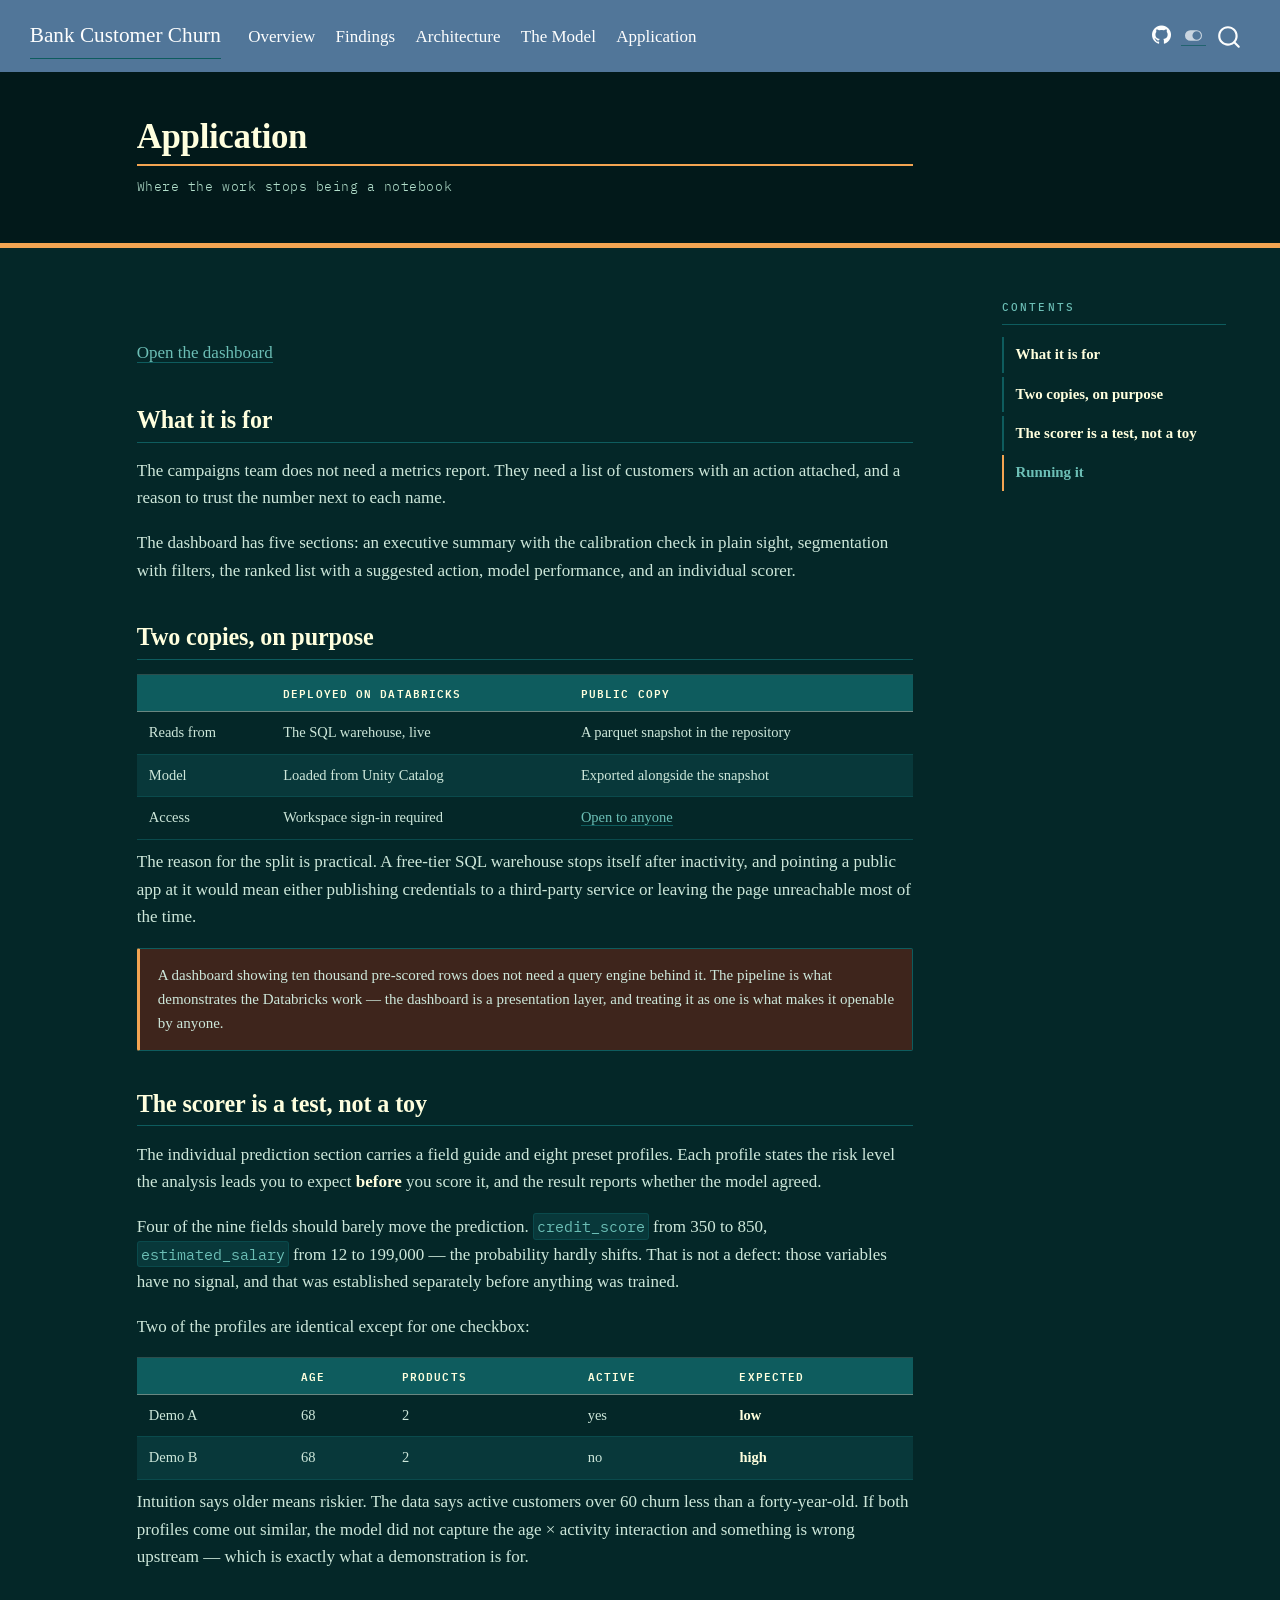
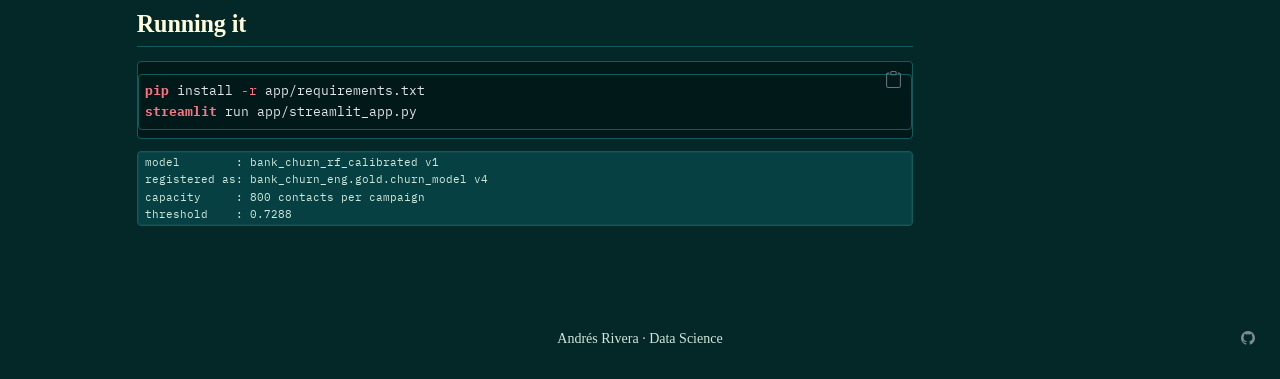
<file: docs/app.html>
<!DOCTYPE html>
<html xmlns="http://www.w3.org/1999/xhtml" lang="en" xml:lang="en"><head>

<meta charset="utf-8">
<meta name="generator" content="quarto-1.8.26">

<meta name="viewport" content="width=device-width, initial-scale=1.0, user-scalable=yes">


<title>Application – Bank Customer Churn</title>
<style>
code{white-space: pre-wrap;}
span.smallcaps{font-variant: small-caps;}
div.columns{display: flex; gap: min(4vw, 1.5em);}
div.column{flex: auto; overflow-x: auto;}
div.hanging-indent{margin-left: 1.5em; text-indent: -1.5em;}
ul.task-list{list-style: none;}
ul.task-list li input[type="checkbox"] {
  width: 0.8em;
  margin: 0 0.8em 0.2em -1em; /* quarto-specific, see https://github.com/quarto-dev/quarto-cli/issues/4556 */ 
  vertical-align: middle;
}
/* CSS for syntax highlighting */
html { -webkit-text-size-adjust: 100%; }
pre > code.sourceCode { white-space: pre; position: relative; }
pre > code.sourceCode > span { display: inline-block; line-height: 1.25; }
pre > code.sourceCode > span:empty { height: 1.2em; }
.sourceCode { overflow: visible; }
code.sourceCode > span { color: inherit; text-decoration: inherit; }
div.sourceCode { margin: 1em 0; }
pre.sourceCode { margin: 0; }
@media screen {
div.sourceCode { overflow: auto; }
}
@media print {
pre > code.sourceCode { white-space: pre-wrap; }
pre > code.sourceCode > span { text-indent: -5em; padding-left: 5em; }
}
pre.numberSource code
  { counter-reset: source-line 0; }
pre.numberSource code > span
  { position: relative; left: -4em; counter-increment: source-line; }
pre.numberSource code > span > a:first-child::before
  { content: counter(source-line);
    position: relative; left: -1em; text-align: right; vertical-align: baseline;
    border: none; display: inline-block;
    -webkit-touch-callout: none; -webkit-user-select: none;
    -khtml-user-select: none; -moz-user-select: none;
    -ms-user-select: none; user-select: none;
    padding: 0 4px; width: 4em;
  }
pre.numberSource { margin-left: 3em;  padding-left: 4px; }
div.sourceCode
  {   }
@media screen {
pre > code.sourceCode > span > a:first-child::before { text-decoration: underline; }
}
</style>


<script src="site_libs/quarto-nav/quarto-nav.js"></script>
<script src="site_libs/quarto-nav/headroom.min.js"></script>
<script src="site_libs/clipboard/clipboard.min.js"></script>
<script src="site_libs/quarto-search/autocomplete.umd.js"></script>
<script src="site_libs/quarto-search/fuse.min.js"></script>
<script src="site_libs/quarto-search/quarto-search.js"></script>
<meta name="quarto:offset" content="./">
<script src="site_libs/quarto-html/quarto.js" type="module"></script>
<script src="site_libs/quarto-html/tabsets/tabsets.js" type="module"></script>
<script src="site_libs/quarto-html/axe/axe-check.js" type="module"></script>
<script src="site_libs/quarto-html/popper.min.js"></script>
<script src="site_libs/quarto-html/tippy.umd.min.js"></script>
<script src="site_libs/quarto-html/anchor.min.js"></script>
<link href="site_libs/quarto-html/tippy.css" rel="stylesheet">
<link href="site_libs/quarto-html/quarto-syntax-highlighting-b994de48bafa9ef7d57adb9f6c311f31.css" rel="stylesheet" class="quarto-color-scheme" id="quarto-text-highlighting-styles">
<link href="site_libs/quarto-html/quarto-syntax-highlighting-dark-b994de48bafa9ef7d57adb9f6c311f31.css" rel="stylesheet" class="quarto-color-scheme quarto-color-alternate" id="quarto-text-highlighting-styles">
<script src="site_libs/bootstrap/bootstrap.min.js"></script>
<link href="site_libs/bootstrap/bootstrap-icons.css" rel="stylesheet">
<link href="site_libs/bootstrap/bootstrap-2f9566e92a98fe8e82013deb98b2dbf5.min.css" rel="stylesheet" append-hash="true" class="quarto-color-scheme" id="quarto-bootstrap" data-mode="light">
<link href="site_libs/bootstrap/bootstrap-dark-dd9a374d507f1d2c2c06ab62fc9b8917.min.css" rel="stylesheet" append-hash="true" class="quarto-color-scheme quarto-color-alternate" id="quarto-bootstrap" data-mode="dark">
<script id="quarto-search-options" type="application/json">{
  "location": "navbar",
  "copy-button": false,
  "collapse-after": 3,
  "panel-placement": "end",
  "type": "overlay",
  "limit": 50,
  "keyboard-shortcut": [
    "f",
    "/",
    "s"
  ],
  "show-item-context": false,
  "language": {
    "search-no-results-text": "No results",
    "search-matching-documents-text": "matching documents",
    "search-copy-link-title": "Copy link to search",
    "search-hide-matches-text": "Hide additional matches",
    "search-more-match-text": "more match in this document",
    "search-more-matches-text": "more matches in this document",
    "search-clear-button-title": "Clear",
    "search-text-placeholder": "",
    "search-detached-cancel-button-title": "Cancel",
    "search-submit-button-title": "Submit",
    "search-label": "Search"
  }
}</script>
<style>html{ scroll-behavior: smooth; }</style>
<link rel="preconnect" href="https://fonts.googleapis.com">
<link href="https://fonts.googleapis.com/css2?family=IBM+Plex+Mono:wght@400;500;600&amp;display=swap" rel="stylesheet">


</head>

<body class="nav-fixed quarto-dark"><script id="quarto-html-before-body" type="application/javascript">
    const toggleBodyColorMode = (bsSheetEl) => {
      const mode = bsSheetEl.getAttribute("data-mode");
      const bodyEl = window.document.querySelector("body");
      if (mode === "dark") {
        bodyEl.classList.add("quarto-dark");
        bodyEl.classList.remove("quarto-light");
      } else {
        bodyEl.classList.add("quarto-light");
        bodyEl.classList.remove("quarto-dark");
      }
    }
    const toggleBodyColorPrimary = () => {
      const bsSheetEl = window.document.querySelector("link#quarto-bootstrap:not([rel=disabled-stylesheet])");
      if (bsSheetEl) {
        toggleBodyColorMode(bsSheetEl);
      }
    }
    const setColorSchemeToggle = (alternate) => {
      const toggles = window.document.querySelectorAll('.quarto-color-scheme-toggle');
      for (let i=0; i < toggles.length; i++) {
        const toggle = toggles[i];
        if (toggle) {
          if (alternate) {
            toggle.classList.add("alternate");
          } else {
            toggle.classList.remove("alternate");
          }
        }
      }
    };
    const toggleColorMode = (alternate) => {
      // Switch the stylesheets
      const primaryStylesheets = window.document.querySelectorAll('link.quarto-color-scheme:not(.quarto-color-alternate)');
      const alternateStylesheets = window.document.querySelectorAll('link.quarto-color-scheme.quarto-color-alternate');
      manageTransitions('#quarto-margin-sidebar .nav-link', false);
      if (alternate) {
        // note: dark is layered on light, we don't disable primary!
        enableStylesheet(alternateStylesheets);
        for (const sheetNode of alternateStylesheets) {
          if (sheetNode.id === "quarto-bootstrap") {
            toggleBodyColorMode(sheetNode);
          }
        }
      } else {
        disableStylesheet(alternateStylesheets);
        enableStylesheet(primaryStylesheets)
        toggleBodyColorPrimary();
      }
      manageTransitions('#quarto-margin-sidebar .nav-link', true);
      // Switch the toggles
      setColorSchemeToggle(alternate)
      // Hack to workaround the fact that safari doesn't
      // properly recolor the scrollbar when toggling (#1455)
      if (navigator.userAgent.indexOf('Safari') > 0 && navigator.userAgent.indexOf('Chrome') == -1) {
        manageTransitions("body", false);
        window.scrollTo(0, 1);
        setTimeout(() => {
          window.scrollTo(0, 0);
          manageTransitions("body", true);
        }, 40);
      }
    }
    const disableStylesheet = (stylesheets) => {
      for (let i=0; i < stylesheets.length; i++) {
        const stylesheet = stylesheets[i];
        stylesheet.rel = 'disabled-stylesheet';
      }
    }
    const enableStylesheet = (stylesheets) => {
      for (let i=0; i < stylesheets.length; i++) {
        const stylesheet = stylesheets[i];
        if(stylesheet.rel !== 'stylesheet') { // for Chrome, which will still FOUC without this check
          stylesheet.rel = 'stylesheet';
        }
      }
    }
    const manageTransitions = (selector, allowTransitions) => {
      const els = window.document.querySelectorAll(selector);
      for (let i=0; i < els.length; i++) {
        const el = els[i];
        if (allowTransitions) {
          el.classList.remove('notransition');
        } else {
          el.classList.add('notransition');
        }
      }
    }
    const isFileUrl = () => {
      return window.location.protocol === 'file:';
    }
    const hasAlternateSentinel = () => {
      let styleSentinel = getColorSchemeSentinel();
      if (styleSentinel !== null) {
        return styleSentinel === "alternate";
      } else {
        return false;
      }
    }
    const setStyleSentinel = (alternate) => {
      const value = alternate ? "alternate" : "default";
      if (!isFileUrl()) {
        window.localStorage.setItem("quarto-color-scheme", value);
      } else {
        localAlternateSentinel = value;
      }
    }
    const getColorSchemeSentinel = () => {
      if (!isFileUrl()) {
        const storageValue = window.localStorage.getItem("quarto-color-scheme");
        return storageValue != null ? storageValue : localAlternateSentinel;
      } else {
        return localAlternateSentinel;
      }
    }
    const toggleGiscusIfUsed = (isAlternate, darkModeDefault) => {
      const baseTheme = document.querySelector('#giscus-base-theme')?.value ?? 'light';
      const alternateTheme = document.querySelector('#giscus-alt-theme')?.value ?? 'dark';
      let newTheme = '';
      if(authorPrefersDark) {
        newTheme = isAlternate ? baseTheme : alternateTheme;
      } else {
        newTheme = isAlternate ? alternateTheme : baseTheme;
      }
      const changeGiscusTheme = () => {
        // From: https://github.com/giscus/giscus/issues/336
        const sendMessage = (message) => {
          const iframe = document.querySelector('iframe.giscus-frame');
          if (!iframe) return;
          iframe.contentWindow.postMessage({ giscus: message }, 'https://giscus.app');
        }
        sendMessage({
          setConfig: {
            theme: newTheme
          }
        });
      }
      const isGiscussLoaded = window.document.querySelector('iframe.giscus-frame') !== null;
      if (isGiscussLoaded) {
        changeGiscusTheme();
      }
    };
    const authorPrefersDark = true;
    const darkModeDefault = authorPrefersDark;
    let localAlternateSentinel = darkModeDefault ? 'alternate' : 'default';
    // Dark / light mode switch
    window.quartoToggleColorScheme = () => {
      // Read the current dark / light value
      let toAlternate = !hasAlternateSentinel();
      toggleColorMode(toAlternate);
      setStyleSentinel(toAlternate);
      toggleGiscusIfUsed(toAlternate, darkModeDefault);
      window.dispatchEvent(new Event('resize'));
    };
    // Switch to dark mode if need be
    if (hasAlternateSentinel()) {
      toggleColorMode(true);
    } else {
      toggleColorMode(false);
    }
  </script>

<div id="quarto-search-results"></div>
  <header id="quarto-header" class="headroom fixed-top quarto-banner">
    <nav class="navbar navbar-expand-lg " data-bs-theme="dark">
      <div class="navbar-container container-fluid">
      <div class="navbar-brand-container mx-auto">
    <a class="navbar-brand" href="./index.html">
    <span class="navbar-title">Bank Customer Churn</span>
    </a>
  </div>
            <div id="quarto-search" class="" title="Search"></div>
          <button class="navbar-toggler" type="button" data-bs-toggle="collapse" data-bs-target="#navbarCollapse" aria-controls="navbarCollapse" role="menu" aria-expanded="false" aria-label="Toggle navigation" onclick="if (window.quartoToggleHeadroom) { window.quartoToggleHeadroom(); }">
  <span class="navbar-toggler-icon"></span>
</button>
          <div class="collapse navbar-collapse" id="navbarCollapse">
            <ul class="navbar-nav navbar-nav-scroll me-auto">
  <li class="nav-item">
    <a class="nav-link" href="./index.html"> 
<span class="menu-text">Overview</span></a>
  </li>  
  <li class="nav-item">
    <a class="nav-link" href="./findings.html"> 
<span class="menu-text">Findings</span></a>
  </li>  
  <li class="nav-item">
    <a class="nav-link" href="./pipeline.html"> 
<span class="menu-text">Architecture</span></a>
  </li>  
  <li class="nav-item">
    <a class="nav-link" href="./model.html"> 
<span class="menu-text">The Model</span></a>
  </li>  
  <li class="nav-item">
    <a class="nav-link active" href="./app.html" aria-current="page"> 
<span class="menu-text">Application</span></a>
  </li>  
</ul>
            <ul class="navbar-nav navbar-nav-scroll ms-auto">
  <li class="nav-item compact">
    <a class="nav-link" href="https://github.com/UshioJuzo/bank-churn-databricks"> <i class="bi bi-github" role="img" aria-label="GitHub repository">
</i> 
<span class="menu-text"></span></a>
  </li>  
</ul>
          </div> <!-- /navcollapse -->
            <div class="quarto-navbar-tools">
  <a href="" class="quarto-color-scheme-toggle quarto-navigation-tool  px-1" onclick="window.quartoToggleColorScheme(); return false;" title="Toggle dark mode"><i class="bi"></i></a>
</div>
      </div> <!-- /container-fluid -->
    </nav>
</header>
<!-- content -->
<header id="title-block-header" class="quarto-title-block default page-columns page-full">
  <div class="quarto-title-banner page-columns page-full">
    <div class="quarto-title column-body">
      <h1 class="title">Application</h1>
            <p class="subtitle lead">Where the work stops being a notebook</p>
                      </div>
  </div>
    
  
  <div class="quarto-title-meta">

      
    
      
    </div>
    
  
  </header><div id="quarto-content" class="quarto-container page-columns page-rows-contents page-layout-article page-navbar">
<!-- sidebar -->
<!-- margin-sidebar -->
    <div id="quarto-margin-sidebar" class="sidebar margin-sidebar">
        <nav id="TOC" role="doc-toc" class="toc-active">
    <h2 id="toc-title">Contents</h2>
   
  <ul>
  <li><a href="#what-it-is-for" id="toc-what-it-is-for" class="nav-link active" data-scroll-target="#what-it-is-for">What it is for</a></li>
  <li><a href="#two-copies-on-purpose" id="toc-two-copies-on-purpose" class="nav-link" data-scroll-target="#two-copies-on-purpose">Two copies, on purpose</a></li>
  <li><a href="#the-scorer-is-a-test-not-a-toy" id="toc-the-scorer-is-a-test-not-a-toy" class="nav-link" data-scroll-target="#the-scorer-is-a-test-not-a-toy">The scorer is a test, not a toy</a></li>
  <li><a href="#running-it" id="toc-running-it" class="nav-link" data-scroll-target="#running-it">Running it</a></li>
  </ul>
</nav>
    </div>
<!-- main -->
<main class="content quarto-banner-title-block" id="quarto-document-content">






<div class="hero-meta">
<p><a href="https://bank-churn-databricks.streamlit.app/">Open the dashboard</a></p>
</div>
<section id="what-it-is-for" class="level2">
<h2 class="anchored" data-anchor-id="what-it-is-for">What it is for</h2>
<p>The campaigns team does not need a metrics report. They need a list of customers with an action attached, and a reason to trust the number next to each name.</p>
<p>The dashboard has five sections: an executive summary with the calibration check in plain sight, segmentation with filters, the ranked list with a suggested action, model performance, and an individual scorer.</p>
</section>
<section id="two-copies-on-purpose" class="level2">
<h2 class="anchored" data-anchor-id="two-copies-on-purpose">Two copies, on purpose</h2>
<table class="caption-top table">
<thead>
<tr class="header">
<th></th>
<th>Deployed on Databricks</th>
<th>Public copy</th>
</tr>
</thead>
<tbody>
<tr class="odd">
<td>Reads from</td>
<td>The SQL warehouse, live</td>
<td>A parquet snapshot in the repository</td>
</tr>
<tr class="even">
<td>Model</td>
<td>Loaded from Unity Catalog</td>
<td>Exported alongside the snapshot</td>
</tr>
<tr class="odd">
<td>Access</td>
<td>Workspace sign-in required</td>
<td><a href="https://bank-churn-databricks.streamlit.app/">Open to anyone</a></td>
</tr>
</tbody>
</table>
<p>The reason for the split is practical. A free-tier SQL warehouse stops itself after inactivity, and pointing a public app at it would mean either publishing credentials to a third-party service or leaving the page unreachable most of the time.</p>
<div class="thread">
<p>A dashboard showing ten thousand pre-scored rows does not need a query engine behind it. The pipeline is what demonstrates the Databricks work — the dashboard is a presentation layer, and treating it as one is what makes it openable by anyone.</p>
</div>
</section>
<section id="the-scorer-is-a-test-not-a-toy" class="level2">
<h2 class="anchored" data-anchor-id="the-scorer-is-a-test-not-a-toy">The scorer is a test, not a toy</h2>
<p>The individual prediction section carries a field guide and eight preset profiles. Each profile states the risk level the analysis leads you to expect <strong>before</strong> you score it, and the result reports whether the model agreed.</p>
<p>Four of the nine fields should barely move the prediction. <code>credit_score</code> from 350 to 850, <code>estimated_salary</code> from 12 to 199,000 — the probability hardly shifts. That is not a defect: those variables have no signal, and that was established separately before anything was trained.</p>
<p>Two of the profiles are identical except for one checkbox:</p>
<table class="caption-top table">
<thead>
<tr class="header">
<th></th>
<th>Age</th>
<th>Products</th>
<th>Active</th>
<th>Expected</th>
</tr>
</thead>
<tbody>
<tr class="odd">
<td>Demo A</td>
<td>68</td>
<td>2</td>
<td>yes</td>
<td><strong>low</strong></td>
</tr>
<tr class="even">
<td>Demo B</td>
<td>68</td>
<td>2</td>
<td>no</td>
<td><strong>high</strong></td>
</tr>
</tbody>
</table>
<p>Intuition says older means riskier. The data says active customers over 60 churn less than a forty-year-old. If both profiles come out similar, the model did not capture the age × activity interaction and something is wrong upstream — which is exactly what a demonstration is for.</p>
</section>
<section id="running-it" class="level2">
<h2 class="anchored" data-anchor-id="running-it">Running it</h2>
<div class="code-copy-outer-scaffold"><div class="sourceCode" id="cb1"><pre class="sourceCode bash code-with-copy"><code class="sourceCode bash"><span id="cb1-1"><a href="#cb1-1" aria-hidden="true" tabindex="-1"></a><span class="ex">pip</span> install <span class="at">-r</span> app/requirements.txt</span>
<span id="cb1-2"><a href="#cb1-2" aria-hidden="true" tabindex="-1"></a><span class="ex">streamlit</span> run app/streamlit_app.py</span></code></pre></div><button title="Copy to Clipboard" class="code-copy-button"><i class="bi"></i></button></div>
<div id="98ce2b9a" class="cell" data-execution_count="1">
<div class="cell-output cell-output-stdout">
<pre><code>model        : bank_churn_rf_calibrated v1
registered as: bank_churn_eng.gold.churn_model v4
capacity     : 800 contacts per campaign
threshold    : 0.7288</code></pre>
</div>
</div>


</section>

</main> <!-- /main -->
<script id="quarto-html-after-body" type="application/javascript">
  window.document.addEventListener("DOMContentLoaded", function (event) {
    // Ensure there is a toggle, if there isn't float one in the top right
    if (window.document.querySelector('.quarto-color-scheme-toggle') === null) {
      const a = window.document.createElement('a');
      a.classList.add('top-right');
      a.classList.add('quarto-color-scheme-toggle');
      a.href = "";
      a.onclick = function() { try { window.quartoToggleColorScheme(); } catch {} return false; };
      const i = window.document.createElement("i");
      i.classList.add('bi');
      a.appendChild(i);
      window.document.body.appendChild(a);
    }
    setColorSchemeToggle(hasAlternateSentinel())
    const icon = "";
    const anchorJS = new window.AnchorJS();
    anchorJS.options = {
      placement: 'right',
      icon: icon
    };
    anchorJS.add('.anchored');
    const isCodeAnnotation = (el) => {
      for (const clz of el.classList) {
        if (clz.startsWith('code-annotation-')) {                     
          return true;
        }
      }
      return false;
    }
    const onCopySuccess = function(e) {
      // button target
      const button = e.trigger;
      // don't keep focus
      button.blur();
      // flash "checked"
      button.classList.add('code-copy-button-checked');
      var currentTitle = button.getAttribute("title");
      button.setAttribute("title", "Copied!");
      let tooltip;
      if (window.bootstrap) {
        button.setAttribute("data-bs-toggle", "tooltip");
        button.setAttribute("data-bs-placement", "left");
        button.setAttribute("data-bs-title", "Copied!");
        tooltip = new bootstrap.Tooltip(button, 
          { trigger: "manual", 
            customClass: "code-copy-button-tooltip",
            offset: [0, -8]});
        tooltip.show();    
      }
      setTimeout(function() {
        if (tooltip) {
          tooltip.hide();
          button.removeAttribute("data-bs-title");
          button.removeAttribute("data-bs-toggle");
          button.removeAttribute("data-bs-placement");
        }
        button.setAttribute("title", currentTitle);
        button.classList.remove('code-copy-button-checked');
      }, 1000);
      // clear code selection
      e.clearSelection();
    }
    const getTextToCopy = function(trigger) {
      const outerScaffold = trigger.parentElement.cloneNode(true);
      const codeEl = outerScaffold.querySelector('code');
      for (const childEl of codeEl.children) {
        if (isCodeAnnotation(childEl)) {
          childEl.remove();
        }
      }
      return codeEl.innerText;
    }
    const clipboard = new window.ClipboardJS('.code-copy-button:not([data-in-quarto-modal])', {
      text: getTextToCopy
    });
    clipboard.on('success', onCopySuccess);
    if (window.document.getElementById('quarto-embedded-source-code-modal')) {
      const clipboardModal = new window.ClipboardJS('.code-copy-button[data-in-quarto-modal]', {
        text: getTextToCopy,
        container: window.document.getElementById('quarto-embedded-source-code-modal')
      });
      clipboardModal.on('success', onCopySuccess);
    }
      var localhostRegex = new RegExp(/^(?:http|https):\/\/localhost\:?[0-9]*\//);
      var mailtoRegex = new RegExp(/^mailto:/);
        var filterRegex = new RegExp("https:\/\/UshioJuzo\.github\.io\/bank-churn-databricks\/");
      var isInternal = (href) => {
          return filterRegex.test(href) || localhostRegex.test(href) || mailtoRegex.test(href);
      }
      // Inspect non-navigation links and adorn them if external
     var links = window.document.querySelectorAll('a[href]:not(.nav-link):not(.navbar-brand):not(.toc-action):not(.sidebar-link):not(.sidebar-item-toggle):not(.pagination-link):not(.no-external):not([aria-hidden]):not(.dropdown-item):not(.quarto-navigation-tool):not(.about-link)');
      for (var i=0; i<links.length; i++) {
        const link = links[i];
        if (!isInternal(link.href)) {
          // undo the damage that might have been done by quarto-nav.js in the case of
          // links that we want to consider external
          if (link.dataset.originalHref !== undefined) {
            link.href = link.dataset.originalHref;
          }
        }
      }
    function tippyHover(el, contentFn, onTriggerFn, onUntriggerFn) {
      const config = {
        allowHTML: true,
        maxWidth: 500,
        delay: 100,
        arrow: false,
        appendTo: function(el) {
            return el.parentElement;
        },
        interactive: true,
        interactiveBorder: 10,
        theme: 'quarto',
        placement: 'bottom-start',
      };
      if (contentFn) {
        config.content = contentFn;
      }
      if (onTriggerFn) {
        config.onTrigger = onTriggerFn;
      }
      if (onUntriggerFn) {
        config.onUntrigger = onUntriggerFn;
      }
      window.tippy(el, config); 
    }
    const noterefs = window.document.querySelectorAll('a[role="doc-noteref"]');
    for (var i=0; i<noterefs.length; i++) {
      const ref = noterefs[i];
      tippyHover(ref, function() {
        // use id or data attribute instead here
        let href = ref.getAttribute('data-footnote-href') || ref.getAttribute('href');
        try { href = new URL(href).hash; } catch {}
        const id = href.replace(/^#\/?/, "");
        const note = window.document.getElementById(id);
        if (note) {
          return note.innerHTML;
        } else {
          return "";
        }
      });
    }
    const xrefs = window.document.querySelectorAll('a.quarto-xref');
    const processXRef = (id, note) => {
      // Strip column container classes
      const stripColumnClz = (el) => {
        el.classList.remove("page-full", "page-columns");
        if (el.children) {
          for (const child of el.children) {
            stripColumnClz(child);
          }
        }
      }
      stripColumnClz(note)
      if (id === null || id.startsWith('sec-')) {
        // Special case sections, only their first couple elements
        const container = document.createElement("div");
        if (note.children && note.children.length > 2) {
          container.appendChild(note.children[0].cloneNode(true));
          for (let i = 1; i < note.children.length; i++) {
            const child = note.children[i];
            if (child.tagName === "P" && child.innerText === "") {
              continue;
            } else {
              container.appendChild(child.cloneNode(true));
              break;
            }
          }
          if (window.Quarto?.typesetMath) {
            window.Quarto.typesetMath(container);
          }
          return container.innerHTML
        } else {
          if (window.Quarto?.typesetMath) {
            window.Quarto.typesetMath(note);
          }
          return note.innerHTML;
        }
      } else {
        // Remove any anchor links if they are present
        const anchorLink = note.querySelector('a.anchorjs-link');
        if (anchorLink) {
          anchorLink.remove();
        }
        if (window.Quarto?.typesetMath) {
          window.Quarto.typesetMath(note);
        }
        if (note.classList.contains("callout")) {
          return note.outerHTML;
        } else {
          return note.innerHTML;
        }
      }
    }
    for (var i=0; i<xrefs.length; i++) {
      const xref = xrefs[i];
      tippyHover(xref, undefined, function(instance) {
        instance.disable();
        let url = xref.getAttribute('href');
        let hash = undefined; 
        if (url.startsWith('#')) {
          hash = url;
        } else {
          try { hash = new URL(url).hash; } catch {}
        }
        if (hash) {
          const id = hash.replace(/^#\/?/, "");
          const note = window.document.getElementById(id);
          if (note !== null) {
            try {
              const html = processXRef(id, note.cloneNode(true));
              instance.setContent(html);
            } finally {
              instance.enable();
              instance.show();
            }
          } else {
            // See if we can fetch this
            fetch(url.split('#')[0])
            .then(res => res.text())
            .then(html => {
              const parser = new DOMParser();
              const htmlDoc = parser.parseFromString(html, "text/html");
              const note = htmlDoc.getElementById(id);
              if (note !== null) {
                const html = processXRef(id, note);
                instance.setContent(html);
              } 
            }).finally(() => {
              instance.enable();
              instance.show();
            });
          }
        } else {
          // See if we can fetch a full url (with no hash to target)
          // This is a special case and we should probably do some content thinning / targeting
          fetch(url)
          .then(res => res.text())
          .then(html => {
            const parser = new DOMParser();
            const htmlDoc = parser.parseFromString(html, "text/html");
            const note = htmlDoc.querySelector('main.content');
            if (note !== null) {
              // This should only happen for chapter cross references
              // (since there is no id in the URL)
              // remove the first header
              if (note.children.length > 0 && note.children[0].tagName === "HEADER") {
                note.children[0].remove();
              }
              const html = processXRef(null, note);
              instance.setContent(html);
            } 
          }).finally(() => {
            instance.enable();
            instance.show();
          });
        }
      }, function(instance) {
      });
    }
        let selectedAnnoteEl;
        const selectorForAnnotation = ( cell, annotation) => {
          let cellAttr = 'data-code-cell="' + cell + '"';
          let lineAttr = 'data-code-annotation="' +  annotation + '"';
          const selector = 'span[' + cellAttr + '][' + lineAttr + ']';
          return selector;
        }
        const selectCodeLines = (annoteEl) => {
          const doc = window.document;
          const targetCell = annoteEl.getAttribute("data-target-cell");
          const targetAnnotation = annoteEl.getAttribute("data-target-annotation");
          const annoteSpan = window.document.querySelector(selectorForAnnotation(targetCell, targetAnnotation));
          const lines = annoteSpan.getAttribute("data-code-lines").split(",");
          const lineIds = lines.map((line) => {
            return targetCell + "-" + line;
          })
          let top = null;
          let height = null;
          let parent = null;
          if (lineIds.length > 0) {
              //compute the position of the single el (top and bottom and make a div)
              const el = window.document.getElementById(lineIds[0]);
              top = el.offsetTop;
              height = el.offsetHeight;
              parent = el.parentElement.parentElement;
            if (lineIds.length > 1) {
              const lastEl = window.document.getElementById(lineIds[lineIds.length - 1]);
              const bottom = lastEl.offsetTop + lastEl.offsetHeight;
              height = bottom - top;
            }
            if (top !== null && height !== null && parent !== null) {
              // cook up a div (if necessary) and position it 
              let div = window.document.getElementById("code-annotation-line-highlight");
              if (div === null) {
                div = window.document.createElement("div");
                div.setAttribute("id", "code-annotation-line-highlight");
                div.style.position = 'absolute';
                parent.appendChild(div);
              }
              div.style.top = top - 2 + "px";
              div.style.height = height + 4 + "px";
              div.style.left = 0;
              let gutterDiv = window.document.getElementById("code-annotation-line-highlight-gutter");
              if (gutterDiv === null) {
                gutterDiv = window.document.createElement("div");
                gutterDiv.setAttribute("id", "code-annotation-line-highlight-gutter");
                gutterDiv.style.position = 'absolute';
                const codeCell = window.document.getElementById(targetCell);
                const gutter = codeCell.querySelector('.code-annotation-gutter');
                gutter.appendChild(gutterDiv);
              }
              gutterDiv.style.top = top - 2 + "px";
              gutterDiv.style.height = height + 4 + "px";
            }
            selectedAnnoteEl = annoteEl;
          }
        };
        const unselectCodeLines = () => {
          const elementsIds = ["code-annotation-line-highlight", "code-annotation-line-highlight-gutter"];
          elementsIds.forEach((elId) => {
            const div = window.document.getElementById(elId);
            if (div) {
              div.remove();
            }
          });
          selectedAnnoteEl = undefined;
        };
          // Handle positioning of the toggle
      window.addEventListener(
        "resize",
        throttle(() => {
          elRect = undefined;
          if (selectedAnnoteEl) {
            selectCodeLines(selectedAnnoteEl);
          }
        }, 10)
      );
      function throttle(fn, ms) {
      let throttle = false;
      let timer;
        return (...args) => {
          if(!throttle) { // first call gets through
              fn.apply(this, args);
              throttle = true;
          } else { // all the others get throttled
              if(timer) clearTimeout(timer); // cancel #2
              timer = setTimeout(() => {
                fn.apply(this, args);
                timer = throttle = false;
              }, ms);
          }
        };
      }
        // Attach click handler to the DT
        const annoteDls = window.document.querySelectorAll('dt[data-target-cell]');
        for (const annoteDlNode of annoteDls) {
          annoteDlNode.addEventListener('click', (event) => {
            const clickedEl = event.target;
            if (clickedEl !== selectedAnnoteEl) {
              unselectCodeLines();
              const activeEl = window.document.querySelector('dt[data-target-cell].code-annotation-active');
              if (activeEl) {
                activeEl.classList.remove('code-annotation-active');
              }
              selectCodeLines(clickedEl);
              clickedEl.classList.add('code-annotation-active');
            } else {
              // Unselect the line
              unselectCodeLines();
              clickedEl.classList.remove('code-annotation-active');
            }
          });
        }
    const findCites = (el) => {
      const parentEl = el.parentElement;
      if (parentEl) {
        const cites = parentEl.dataset.cites;
        if (cites) {
          return {
            el,
            cites: cites.split(' ')
          };
        } else {
          return findCites(el.parentElement)
        }
      } else {
        return undefined;
      }
    };
    var bibliorefs = window.document.querySelectorAll('a[role="doc-biblioref"]');
    for (var i=0; i<bibliorefs.length; i++) {
      const ref = bibliorefs[i];
      const citeInfo = findCites(ref);
      if (citeInfo) {
        tippyHover(citeInfo.el, function() {
          var popup = window.document.createElement('div');
          citeInfo.cites.forEach(function(cite) {
            var citeDiv = window.document.createElement('div');
            citeDiv.classList.add('hanging-indent');
            citeDiv.classList.add('csl-entry');
            var biblioDiv = window.document.getElementById('ref-' + cite);
            if (biblioDiv) {
              citeDiv.innerHTML = biblioDiv.innerHTML;
            }
            popup.appendChild(citeDiv);
          });
          return popup.innerHTML;
        });
      }
    }
  });
  </script>
</div> <!-- /content -->
<footer class="footer">
  <div class="nav-footer">
    <div class="nav-footer-left">
      &nbsp;
    </div>   
    <div class="nav-footer-center">
<p>Andrés Rivera · Data Science</p>
</div>
    <div class="nav-footer-right">
      <ul class="footer-items list-unstyled">
    <li class="nav-item compact">
    <a class="nav-link" href="https://github.com/UshioJuzo/bank-churn-databricks">
      <i class="bi bi-github" role="img">
</i> 
    </a>
  </li>  
</ul>
    </div>
  </div>
</footer>




<script src="site_libs/quarto-html/zenscroll-min.js"></script>
</body></html>
</file>
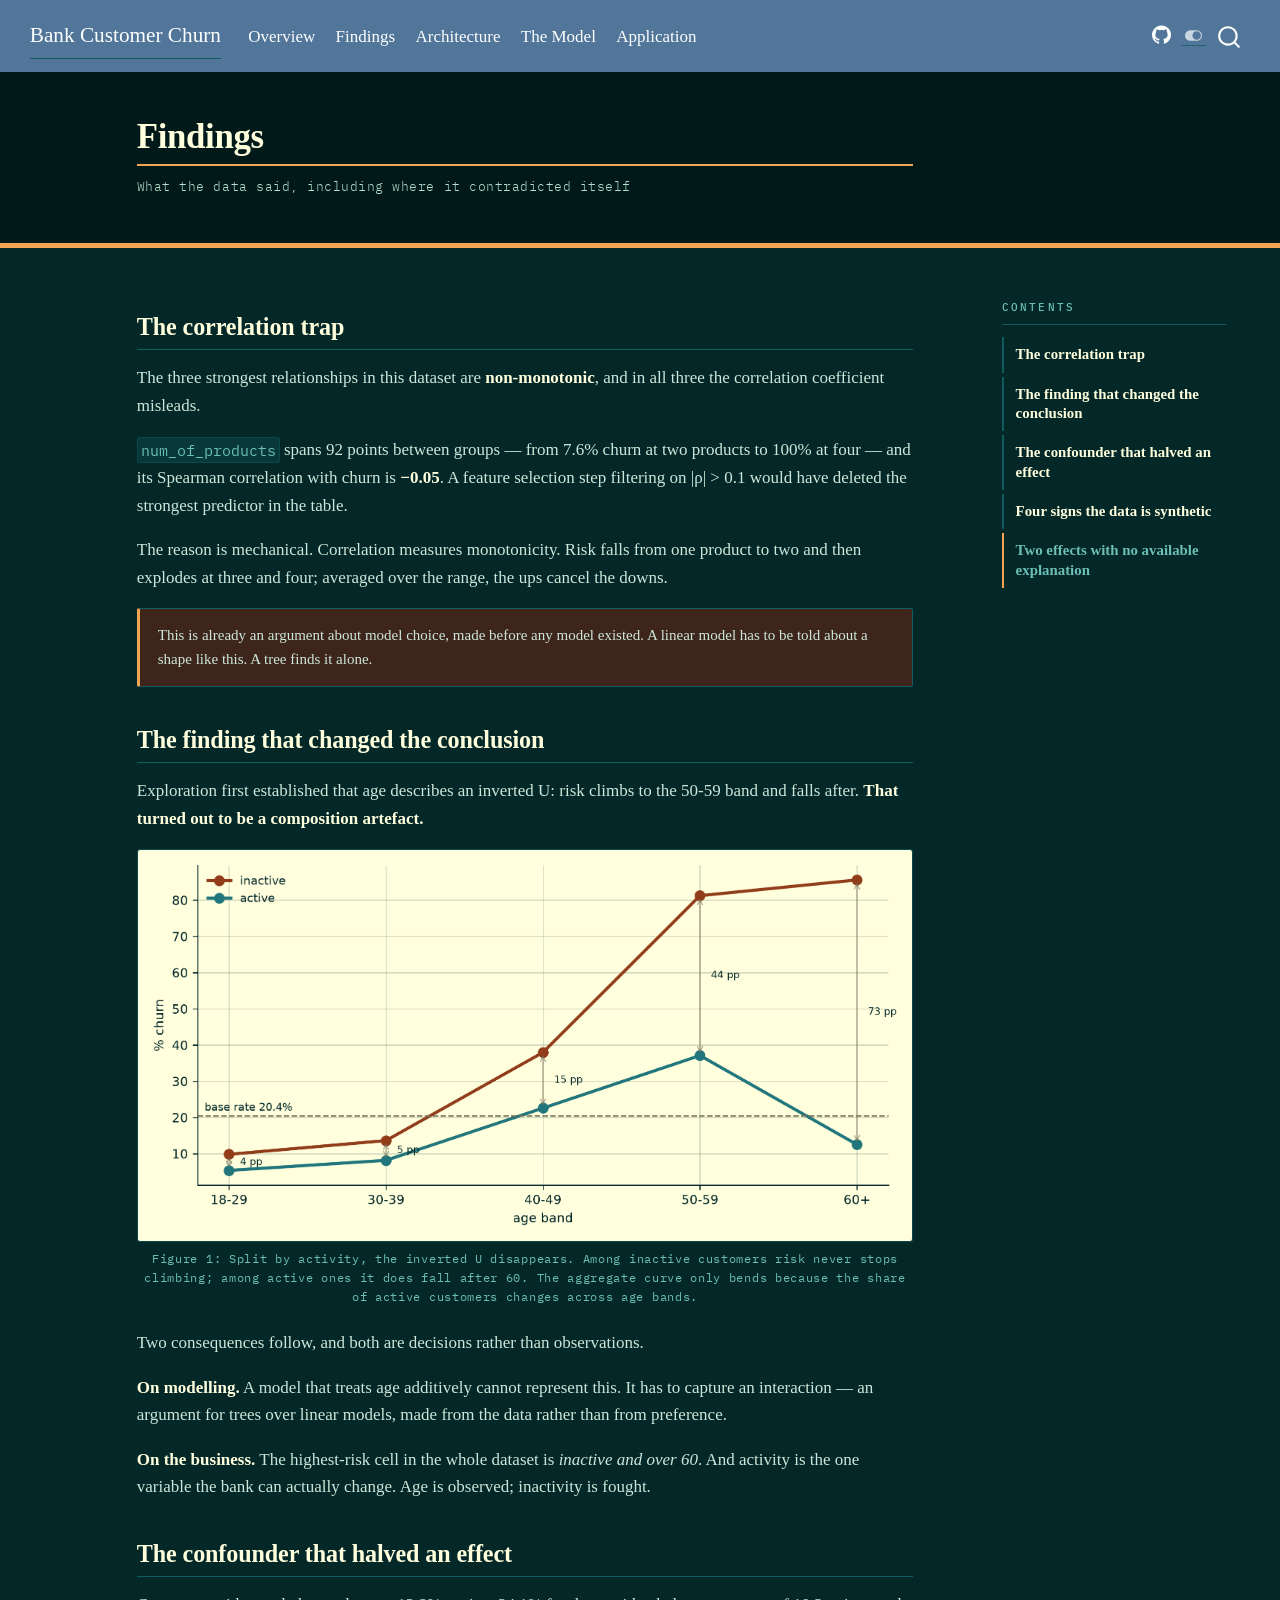
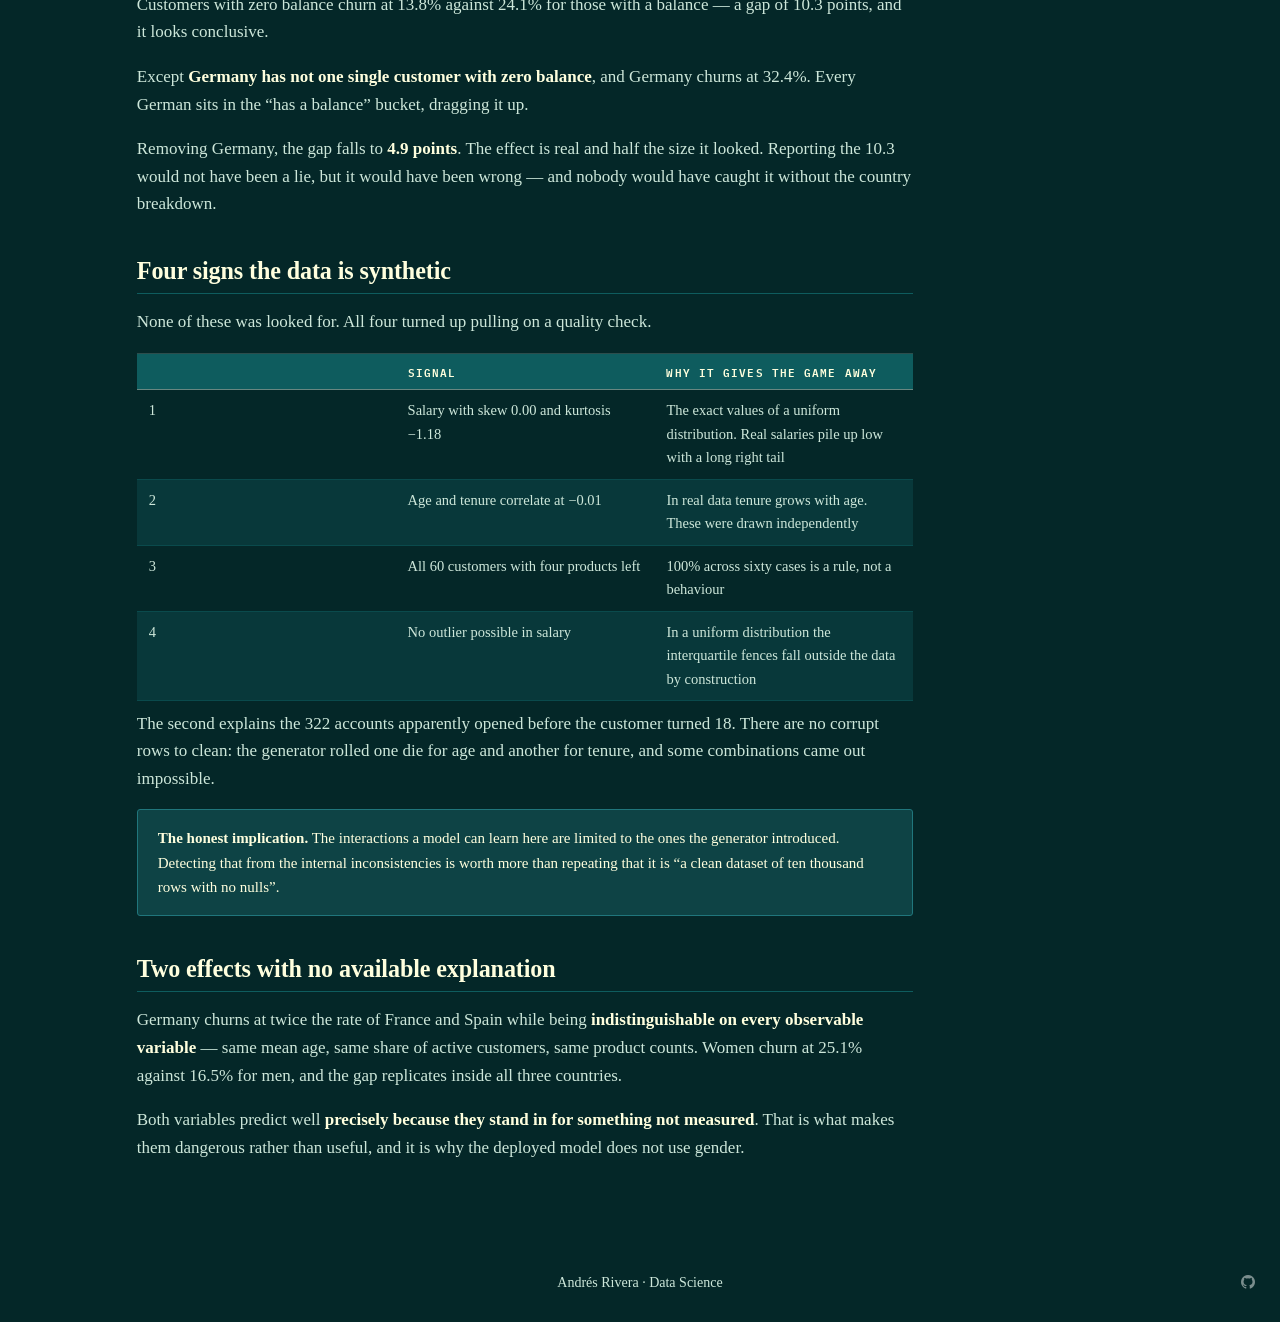
<file: docs/findings.html>
<!DOCTYPE html>
<html xmlns="http://www.w3.org/1999/xhtml" lang="en" xml:lang="en"><head>

<meta charset="utf-8">
<meta name="generator" content="quarto-1.8.26">

<meta name="viewport" content="width=device-width, initial-scale=1.0, user-scalable=yes">


<title>Findings – Bank Customer Churn</title>
<style>
code{white-space: pre-wrap;}
span.smallcaps{font-variant: small-caps;}
div.columns{display: flex; gap: min(4vw, 1.5em);}
div.column{flex: auto; overflow-x: auto;}
div.hanging-indent{margin-left: 1.5em; text-indent: -1.5em;}
ul.task-list{list-style: none;}
ul.task-list li input[type="checkbox"] {
  width: 0.8em;
  margin: 0 0.8em 0.2em -1em; /* quarto-specific, see https://github.com/quarto-dev/quarto-cli/issues/4556 */ 
  vertical-align: middle;
}
</style>


<script src="site_libs/quarto-nav/quarto-nav.js"></script>
<script src="site_libs/quarto-nav/headroom.min.js"></script>
<script src="site_libs/clipboard/clipboard.min.js"></script>
<script src="site_libs/quarto-search/autocomplete.umd.js"></script>
<script src="site_libs/quarto-search/fuse.min.js"></script>
<script src="site_libs/quarto-search/quarto-search.js"></script>
<meta name="quarto:offset" content="./">
<script src="site_libs/quarto-html/quarto.js" type="module"></script>
<script src="site_libs/quarto-html/tabsets/tabsets.js" type="module"></script>
<script src="site_libs/quarto-html/axe/axe-check.js" type="module"></script>
<script src="site_libs/quarto-html/popper.min.js"></script>
<script src="site_libs/quarto-html/tippy.umd.min.js"></script>
<script src="site_libs/quarto-html/anchor.min.js"></script>
<link href="site_libs/quarto-html/tippy.css" rel="stylesheet">
<link href="site_libs/quarto-html/quarto-syntax-highlighting-b994de48bafa9ef7d57adb9f6c311f31.css" rel="stylesheet" class="quarto-color-scheme" id="quarto-text-highlighting-styles">
<link href="site_libs/quarto-html/quarto-syntax-highlighting-dark-b994de48bafa9ef7d57adb9f6c311f31.css" rel="stylesheet" class="quarto-color-scheme quarto-color-alternate" id="quarto-text-highlighting-styles">
<script src="site_libs/bootstrap/bootstrap.min.js"></script>
<link href="site_libs/bootstrap/bootstrap-icons.css" rel="stylesheet">
<link href="site_libs/bootstrap/bootstrap-2f9566e92a98fe8e82013deb98b2dbf5.min.css" rel="stylesheet" append-hash="true" class="quarto-color-scheme" id="quarto-bootstrap" data-mode="light">
<link href="site_libs/bootstrap/bootstrap-dark-dd9a374d507f1d2c2c06ab62fc9b8917.min.css" rel="stylesheet" append-hash="true" class="quarto-color-scheme quarto-color-alternate" id="quarto-bootstrap" data-mode="dark">
<script id="quarto-search-options" type="application/json">{
  "location": "navbar",
  "copy-button": false,
  "collapse-after": 3,
  "panel-placement": "end",
  "type": "overlay",
  "limit": 50,
  "keyboard-shortcut": [
    "f",
    "/",
    "s"
  ],
  "show-item-context": false,
  "language": {
    "search-no-results-text": "No results",
    "search-matching-documents-text": "matching documents",
    "search-copy-link-title": "Copy link to search",
    "search-hide-matches-text": "Hide additional matches",
    "search-more-match-text": "more match in this document",
    "search-more-matches-text": "more matches in this document",
    "search-clear-button-title": "Clear",
    "search-text-placeholder": "",
    "search-detached-cancel-button-title": "Cancel",
    "search-submit-button-title": "Submit",
    "search-label": "Search"
  }
}</script>
<style>html{ scroll-behavior: smooth; }</style>
<link rel="preconnect" href="https://fonts.googleapis.com">
<link href="https://fonts.googleapis.com/css2?family=IBM+Plex+Mono:wght@400;500;600&amp;display=swap" rel="stylesheet">


</head>

<body class="nav-fixed quarto-dark"><script id="quarto-html-before-body" type="application/javascript">
    const toggleBodyColorMode = (bsSheetEl) => {
      const mode = bsSheetEl.getAttribute("data-mode");
      const bodyEl = window.document.querySelector("body");
      if (mode === "dark") {
        bodyEl.classList.add("quarto-dark");
        bodyEl.classList.remove("quarto-light");
      } else {
        bodyEl.classList.add("quarto-light");
        bodyEl.classList.remove("quarto-dark");
      }
    }
    const toggleBodyColorPrimary = () => {
      const bsSheetEl = window.document.querySelector("link#quarto-bootstrap:not([rel=disabled-stylesheet])");
      if (bsSheetEl) {
        toggleBodyColorMode(bsSheetEl);
      }
    }
    const setColorSchemeToggle = (alternate) => {
      const toggles = window.document.querySelectorAll('.quarto-color-scheme-toggle');
      for (let i=0; i < toggles.length; i++) {
        const toggle = toggles[i];
        if (toggle) {
          if (alternate) {
            toggle.classList.add("alternate");
          } else {
            toggle.classList.remove("alternate");
          }
        }
      }
    };
    const toggleColorMode = (alternate) => {
      // Switch the stylesheets
      const primaryStylesheets = window.document.querySelectorAll('link.quarto-color-scheme:not(.quarto-color-alternate)');
      const alternateStylesheets = window.document.querySelectorAll('link.quarto-color-scheme.quarto-color-alternate');
      manageTransitions('#quarto-margin-sidebar .nav-link', false);
      if (alternate) {
        // note: dark is layered on light, we don't disable primary!
        enableStylesheet(alternateStylesheets);
        for (const sheetNode of alternateStylesheets) {
          if (sheetNode.id === "quarto-bootstrap") {
            toggleBodyColorMode(sheetNode);
          }
        }
      } else {
        disableStylesheet(alternateStylesheets);
        enableStylesheet(primaryStylesheets)
        toggleBodyColorPrimary();
      }
      manageTransitions('#quarto-margin-sidebar .nav-link', true);
      // Switch the toggles
      setColorSchemeToggle(alternate)
      // Hack to workaround the fact that safari doesn't
      // properly recolor the scrollbar when toggling (#1455)
      if (navigator.userAgent.indexOf('Safari') > 0 && navigator.userAgent.indexOf('Chrome') == -1) {
        manageTransitions("body", false);
        window.scrollTo(0, 1);
        setTimeout(() => {
          window.scrollTo(0, 0);
          manageTransitions("body", true);
        }, 40);
      }
    }
    const disableStylesheet = (stylesheets) => {
      for (let i=0; i < stylesheets.length; i++) {
        const stylesheet = stylesheets[i];
        stylesheet.rel = 'disabled-stylesheet';
      }
    }
    const enableStylesheet = (stylesheets) => {
      for (let i=0; i < stylesheets.length; i++) {
        const stylesheet = stylesheets[i];
        if(stylesheet.rel !== 'stylesheet') { // for Chrome, which will still FOUC without this check
          stylesheet.rel = 'stylesheet';
        }
      }
    }
    const manageTransitions = (selector, allowTransitions) => {
      const els = window.document.querySelectorAll(selector);
      for (let i=0; i < els.length; i++) {
        const el = els[i];
        if (allowTransitions) {
          el.classList.remove('notransition');
        } else {
          el.classList.add('notransition');
        }
      }
    }
    const isFileUrl = () => {
      return window.location.protocol === 'file:';
    }
    const hasAlternateSentinel = () => {
      let styleSentinel = getColorSchemeSentinel();
      if (styleSentinel !== null) {
        return styleSentinel === "alternate";
      } else {
        return false;
      }
    }
    const setStyleSentinel = (alternate) => {
      const value = alternate ? "alternate" : "default";
      if (!isFileUrl()) {
        window.localStorage.setItem("quarto-color-scheme", value);
      } else {
        localAlternateSentinel = value;
      }
    }
    const getColorSchemeSentinel = () => {
      if (!isFileUrl()) {
        const storageValue = window.localStorage.getItem("quarto-color-scheme");
        return storageValue != null ? storageValue : localAlternateSentinel;
      } else {
        return localAlternateSentinel;
      }
    }
    const toggleGiscusIfUsed = (isAlternate, darkModeDefault) => {
      const baseTheme = document.querySelector('#giscus-base-theme')?.value ?? 'light';
      const alternateTheme = document.querySelector('#giscus-alt-theme')?.value ?? 'dark';
      let newTheme = '';
      if(authorPrefersDark) {
        newTheme = isAlternate ? baseTheme : alternateTheme;
      } else {
        newTheme = isAlternate ? alternateTheme : baseTheme;
      }
      const changeGiscusTheme = () => {
        // From: https://github.com/giscus/giscus/issues/336
        const sendMessage = (message) => {
          const iframe = document.querySelector('iframe.giscus-frame');
          if (!iframe) return;
          iframe.contentWindow.postMessage({ giscus: message }, 'https://giscus.app');
        }
        sendMessage({
          setConfig: {
            theme: newTheme
          }
        });
      }
      const isGiscussLoaded = window.document.querySelector('iframe.giscus-frame') !== null;
      if (isGiscussLoaded) {
        changeGiscusTheme();
      }
    };
    const authorPrefersDark = true;
    const darkModeDefault = authorPrefersDark;
    let localAlternateSentinel = darkModeDefault ? 'alternate' : 'default';
    // Dark / light mode switch
    window.quartoToggleColorScheme = () => {
      // Read the current dark / light value
      let toAlternate = !hasAlternateSentinel();
      toggleColorMode(toAlternate);
      setStyleSentinel(toAlternate);
      toggleGiscusIfUsed(toAlternate, darkModeDefault);
      window.dispatchEvent(new Event('resize'));
    };
    // Switch to dark mode if need be
    if (hasAlternateSentinel()) {
      toggleColorMode(true);
    } else {
      toggleColorMode(false);
    }
  </script>

<div id="quarto-search-results"></div>
  <header id="quarto-header" class="headroom fixed-top quarto-banner">
    <nav class="navbar navbar-expand-lg " data-bs-theme="dark">
      <div class="navbar-container container-fluid">
      <div class="navbar-brand-container mx-auto">
    <a class="navbar-brand" href="./index.html">
    <span class="navbar-title">Bank Customer Churn</span>
    </a>
  </div>
            <div id="quarto-search" class="" title="Search"></div>
          <button class="navbar-toggler" type="button" data-bs-toggle="collapse" data-bs-target="#navbarCollapse" aria-controls="navbarCollapse" role="menu" aria-expanded="false" aria-label="Toggle navigation" onclick="if (window.quartoToggleHeadroom) { window.quartoToggleHeadroom(); }">
  <span class="navbar-toggler-icon"></span>
</button>
          <div class="collapse navbar-collapse" id="navbarCollapse">
            <ul class="navbar-nav navbar-nav-scroll me-auto">
  <li class="nav-item">
    <a class="nav-link" href="./index.html"> 
<span class="menu-text">Overview</span></a>
  </li>  
  <li class="nav-item">
    <a class="nav-link active" href="./findings.html" aria-current="page"> 
<span class="menu-text">Findings</span></a>
  </li>  
  <li class="nav-item">
    <a class="nav-link" href="./pipeline.html"> 
<span class="menu-text">Architecture</span></a>
  </li>  
  <li class="nav-item">
    <a class="nav-link" href="./model.html"> 
<span class="menu-text">The Model</span></a>
  </li>  
  <li class="nav-item">
    <a class="nav-link" href="./app.html"> 
<span class="menu-text">Application</span></a>
  </li>  
</ul>
            <ul class="navbar-nav navbar-nav-scroll ms-auto">
  <li class="nav-item compact">
    <a class="nav-link" href="https://github.com/UshioJuzo/bank-churn-databricks"> <i class="bi bi-github" role="img" aria-label="GitHub repository">
</i> 
<span class="menu-text"></span></a>
  </li>  
</ul>
          </div> <!-- /navcollapse -->
            <div class="quarto-navbar-tools">
  <a href="" class="quarto-color-scheme-toggle quarto-navigation-tool  px-1" onclick="window.quartoToggleColorScheme(); return false;" title="Toggle dark mode"><i class="bi"></i></a>
</div>
      </div> <!-- /container-fluid -->
    </nav>
</header>
<!-- content -->
<header id="title-block-header" class="quarto-title-block default page-columns page-full">
  <div class="quarto-title-banner page-columns page-full">
    <div class="quarto-title column-body">
      <h1 class="title">Findings</h1>
            <p class="subtitle lead">What the data said, including where it contradicted itself</p>
                      </div>
  </div>
    
  
  <div class="quarto-title-meta">

      
    
      
    </div>
    
  
  </header><div id="quarto-content" class="quarto-container page-columns page-rows-contents page-layout-article page-navbar">
<!-- sidebar -->
<!-- margin-sidebar -->
    <div id="quarto-margin-sidebar" class="sidebar margin-sidebar">
        <nav id="TOC" role="doc-toc" class="toc-active">
    <h2 id="toc-title">Contents</h2>
   
  <ul>
  <li><a href="#the-correlation-trap" id="toc-the-correlation-trap" class="nav-link active" data-scroll-target="#the-correlation-trap">The correlation trap</a></li>
  <li><a href="#the-finding-that-changed-the-conclusion" id="toc-the-finding-that-changed-the-conclusion" class="nav-link" data-scroll-target="#the-finding-that-changed-the-conclusion">The finding that changed the conclusion</a></li>
  <li><a href="#the-confounder-that-halved-an-effect" id="toc-the-confounder-that-halved-an-effect" class="nav-link" data-scroll-target="#the-confounder-that-halved-an-effect">The confounder that halved an effect</a></li>
  <li><a href="#four-signs-the-data-is-synthetic" id="toc-four-signs-the-data-is-synthetic" class="nav-link" data-scroll-target="#four-signs-the-data-is-synthetic">Four signs the data is synthetic</a></li>
  <li><a href="#two-effects-with-no-available-explanation" id="toc-two-effects-with-no-available-explanation" class="nav-link" data-scroll-target="#two-effects-with-no-available-explanation">Two effects with no available explanation</a></li>
  </ul>
</nav>
    </div>
<!-- main -->
<main class="content quarto-banner-title-block" id="quarto-document-content">






<section id="the-correlation-trap" class="level2">
<h2 class="anchored" data-anchor-id="the-correlation-trap">The correlation trap</h2>
<p>The three strongest relationships in this dataset are <strong>non-monotonic</strong>, and in all three the correlation coefficient misleads.</p>
<p><code>num_of_products</code> spans 92 points between groups — from 7.6% churn at two products to 100% at four — and its Spearman correlation with churn is <strong>−0.05</strong>. A feature selection step filtering on |ρ| &gt; 0.1 would have deleted the strongest predictor in the table.</p>
<p>The reason is mechanical. Correlation measures monotonicity. Risk falls from one product to two and then explodes at three and four; averaged over the range, the ups cancel the downs.</p>
<div class="thread">
<p>This is already an argument about model choice, made before any model existed. A linear model has to be told about a shape like this. A tree finds it alone.</p>
</div>
</section>
<section id="the-finding-that-changed-the-conclusion" class="level2">
<h2 class="anchored" data-anchor-id="the-finding-that-changed-the-conclusion">The finding that changed the conclusion</h2>
<p>Exploration first established that age describes an inverted U: risk climbs to the 50-59 band and falls after. <strong>That turned out to be a composition artefact.</strong></p>
<div id="cell-fig-interaction" class="cell" data-execution_count="1">
<div class="cell-output cell-output-display">
<div id="fig-interaction" class="quarto-float quarto-figure quarto-figure-center anchored">
<figure class="quarto-float quarto-float-fig figure">
<div aria-describedby="fig-interaction-caption-0ceaefa1-69ba-4598-a22c-09a6ac19f8ca">
<img src="findings_files/figure-html/fig-interaction-output-1.png" width="1023" height="508" class="figure-img">
</div>
<figcaption class="quarto-float-caption-bottom quarto-float-caption quarto-float-fig" id="fig-interaction-caption-0ceaefa1-69ba-4598-a22c-09a6ac19f8ca">
Figure&nbsp;1: Split by activity, the inverted U disappears. Among inactive customers risk never stops climbing; among active ones it does fall after 60. The aggregate curve only bends because the share of active customers changes across age bands.
</figcaption>
</figure>
</div>
</div>
</div>
<p>Two consequences follow, and both are decisions rather than observations.</p>
<p><strong>On modelling.</strong> A model that treats age additively cannot represent this. It has to capture an interaction — an argument for trees over linear models, made from the data rather than from preference.</p>
<p><strong>On the business.</strong> The highest-risk cell in the whole dataset is <em>inactive and over 60</em>. And activity is the one variable the bank can actually change. Age is observed; inactivity is fought.</p>
</section>
<section id="the-confounder-that-halved-an-effect" class="level2">
<h2 class="anchored" data-anchor-id="the-confounder-that-halved-an-effect">The confounder that halved an effect</h2>
<p>Customers with zero balance churn at 13.8% against 24.1% for those with a balance — a gap of 10.3 points, and it looks conclusive.</p>
<p>Except <strong>Germany has not one single customer with zero balance</strong>, and Germany churns at 32.4%. Every German sits in the “has a balance” bucket, dragging it up.</p>
<p>Removing Germany, the gap falls to <strong>4.9 points</strong>. The effect is real and half the size it looked. Reporting the 10.3 would not have been a lie, but it would have been wrong — and nobody would have caught it without the country breakdown.</p>
</section>
<section id="four-signs-the-data-is-synthetic" class="level2">
<h2 class="anchored" data-anchor-id="four-signs-the-data-is-synthetic">Four signs the data is synthetic</h2>
<p>None of these was looked for. All four turned up pulling on a quality check.</p>
<table class="caption-top table">
<colgroup>
<col style="width: 33%">
<col style="width: 33%">
<col style="width: 33%">
</colgroup>
<thead>
<tr class="header">
<th></th>
<th>Signal</th>
<th>Why it gives the game away</th>
</tr>
</thead>
<tbody>
<tr class="odd">
<td>1</td>
<td>Salary with skew 0.00 and kurtosis −1.18</td>
<td>The exact values of a uniform distribution. Real salaries pile up low with a long right tail</td>
</tr>
<tr class="even">
<td>2</td>
<td>Age and tenure correlate at −0.01</td>
<td>In real data tenure grows with age. These were drawn independently</td>
</tr>
<tr class="odd">
<td>3</td>
<td>All 60 customers with four products left</td>
<td>100% across sixty cases is a rule, not a behaviour</td>
</tr>
<tr class="even">
<td>4</td>
<td>No outlier possible in salary</td>
<td>In a uniform distribution the interquartile fences fall outside the data by construction</td>
</tr>
</tbody>
</table>
<p>The second explains the 322 accounts apparently opened before the customer turned 18. There are no corrupt rows to clean: the generator rolled one die for age and another for tenure, and some combinations came out impossible.</p>
<div class="note">
<p><strong>The honest implication.</strong> The interactions a model can learn here are limited to the ones the generator introduced. Detecting that from the internal inconsistencies is worth more than repeating that it is “a clean dataset of ten thousand rows with no nulls”.</p>
</div>
</section>
<section id="two-effects-with-no-available-explanation" class="level2">
<h2 class="anchored" data-anchor-id="two-effects-with-no-available-explanation">Two effects with no available explanation</h2>
<p>Germany churns at twice the rate of France and Spain while being <strong>indistinguishable on every observable variable</strong> — same mean age, same share of active customers, same product counts. Women churn at 25.1% against 16.5% for men, and the gap replicates inside all three countries.</p>
<p>Both variables predict well <strong>precisely because they stand in for something not measured</strong>. That is what makes them dangerous rather than useful, and it is why the deployed model does not use gender.</p>


</section>

</main> <!-- /main -->
<script id="quarto-html-after-body" type="application/javascript">
  window.document.addEventListener("DOMContentLoaded", function (event) {
    // Ensure there is a toggle, if there isn't float one in the top right
    if (window.document.querySelector('.quarto-color-scheme-toggle') === null) {
      const a = window.document.createElement('a');
      a.classList.add('top-right');
      a.classList.add('quarto-color-scheme-toggle');
      a.href = "";
      a.onclick = function() { try { window.quartoToggleColorScheme(); } catch {} return false; };
      const i = window.document.createElement("i");
      i.classList.add('bi');
      a.appendChild(i);
      window.document.body.appendChild(a);
    }
    setColorSchemeToggle(hasAlternateSentinel())
    const icon = "";
    const anchorJS = new window.AnchorJS();
    anchorJS.options = {
      placement: 'right',
      icon: icon
    };
    anchorJS.add('.anchored');
    const isCodeAnnotation = (el) => {
      for (const clz of el.classList) {
        if (clz.startsWith('code-annotation-')) {                     
          return true;
        }
      }
      return false;
    }
    const onCopySuccess = function(e) {
      // button target
      const button = e.trigger;
      // don't keep focus
      button.blur();
      // flash "checked"
      button.classList.add('code-copy-button-checked');
      var currentTitle = button.getAttribute("title");
      button.setAttribute("title", "Copied!");
      let tooltip;
      if (window.bootstrap) {
        button.setAttribute("data-bs-toggle", "tooltip");
        button.setAttribute("data-bs-placement", "left");
        button.setAttribute("data-bs-title", "Copied!");
        tooltip = new bootstrap.Tooltip(button, 
          { trigger: "manual", 
            customClass: "code-copy-button-tooltip",
            offset: [0, -8]});
        tooltip.show();    
      }
      setTimeout(function() {
        if (tooltip) {
          tooltip.hide();
          button.removeAttribute("data-bs-title");
          button.removeAttribute("data-bs-toggle");
          button.removeAttribute("data-bs-placement");
        }
        button.setAttribute("title", currentTitle);
        button.classList.remove('code-copy-button-checked');
      }, 1000);
      // clear code selection
      e.clearSelection();
    }
    const getTextToCopy = function(trigger) {
      const outerScaffold = trigger.parentElement.cloneNode(true);
      const codeEl = outerScaffold.querySelector('code');
      for (const childEl of codeEl.children) {
        if (isCodeAnnotation(childEl)) {
          childEl.remove();
        }
      }
      return codeEl.innerText;
    }
    const clipboard = new window.ClipboardJS('.code-copy-button:not([data-in-quarto-modal])', {
      text: getTextToCopy
    });
    clipboard.on('success', onCopySuccess);
    if (window.document.getElementById('quarto-embedded-source-code-modal')) {
      const clipboardModal = new window.ClipboardJS('.code-copy-button[data-in-quarto-modal]', {
        text: getTextToCopy,
        container: window.document.getElementById('quarto-embedded-source-code-modal')
      });
      clipboardModal.on('success', onCopySuccess);
    }
      var localhostRegex = new RegExp(/^(?:http|https):\/\/localhost\:?[0-9]*\//);
      var mailtoRegex = new RegExp(/^mailto:/);
        var filterRegex = new RegExp("https:\/\/UshioJuzo\.github\.io\/bank-churn-databricks\/");
      var isInternal = (href) => {
          return filterRegex.test(href) || localhostRegex.test(href) || mailtoRegex.test(href);
      }
      // Inspect non-navigation links and adorn them if external
     var links = window.document.querySelectorAll('a[href]:not(.nav-link):not(.navbar-brand):not(.toc-action):not(.sidebar-link):not(.sidebar-item-toggle):not(.pagination-link):not(.no-external):not([aria-hidden]):not(.dropdown-item):not(.quarto-navigation-tool):not(.about-link)');
      for (var i=0; i<links.length; i++) {
        const link = links[i];
        if (!isInternal(link.href)) {
          // undo the damage that might have been done by quarto-nav.js in the case of
          // links that we want to consider external
          if (link.dataset.originalHref !== undefined) {
            link.href = link.dataset.originalHref;
          }
        }
      }
    function tippyHover(el, contentFn, onTriggerFn, onUntriggerFn) {
      const config = {
        allowHTML: true,
        maxWidth: 500,
        delay: 100,
        arrow: false,
        appendTo: function(el) {
            return el.parentElement;
        },
        interactive: true,
        interactiveBorder: 10,
        theme: 'quarto',
        placement: 'bottom-start',
      };
      if (contentFn) {
        config.content = contentFn;
      }
      if (onTriggerFn) {
        config.onTrigger = onTriggerFn;
      }
      if (onUntriggerFn) {
        config.onUntrigger = onUntriggerFn;
      }
      window.tippy(el, config); 
    }
    const noterefs = window.document.querySelectorAll('a[role="doc-noteref"]');
    for (var i=0; i<noterefs.length; i++) {
      const ref = noterefs[i];
      tippyHover(ref, function() {
        // use id or data attribute instead here
        let href = ref.getAttribute('data-footnote-href') || ref.getAttribute('href');
        try { href = new URL(href).hash; } catch {}
        const id = href.replace(/^#\/?/, "");
        const note = window.document.getElementById(id);
        if (note) {
          return note.innerHTML;
        } else {
          return "";
        }
      });
    }
    const xrefs = window.document.querySelectorAll('a.quarto-xref');
    const processXRef = (id, note) => {
      // Strip column container classes
      const stripColumnClz = (el) => {
        el.classList.remove("page-full", "page-columns");
        if (el.children) {
          for (const child of el.children) {
            stripColumnClz(child);
          }
        }
      }
      stripColumnClz(note)
      if (id === null || id.startsWith('sec-')) {
        // Special case sections, only their first couple elements
        const container = document.createElement("div");
        if (note.children && note.children.length > 2) {
          container.appendChild(note.children[0].cloneNode(true));
          for (let i = 1; i < note.children.length; i++) {
            const child = note.children[i];
            if (child.tagName === "P" && child.innerText === "") {
              continue;
            } else {
              container.appendChild(child.cloneNode(true));
              break;
            }
          }
          if (window.Quarto?.typesetMath) {
            window.Quarto.typesetMath(container);
          }
          return container.innerHTML
        } else {
          if (window.Quarto?.typesetMath) {
            window.Quarto.typesetMath(note);
          }
          return note.innerHTML;
        }
      } else {
        // Remove any anchor links if they are present
        const anchorLink = note.querySelector('a.anchorjs-link');
        if (anchorLink) {
          anchorLink.remove();
        }
        if (window.Quarto?.typesetMath) {
          window.Quarto.typesetMath(note);
        }
        if (note.classList.contains("callout")) {
          return note.outerHTML;
        } else {
          return note.innerHTML;
        }
      }
    }
    for (var i=0; i<xrefs.length; i++) {
      const xref = xrefs[i];
      tippyHover(xref, undefined, function(instance) {
        instance.disable();
        let url = xref.getAttribute('href');
        let hash = undefined; 
        if (url.startsWith('#')) {
          hash = url;
        } else {
          try { hash = new URL(url).hash; } catch {}
        }
        if (hash) {
          const id = hash.replace(/^#\/?/, "");
          const note = window.document.getElementById(id);
          if (note !== null) {
            try {
              const html = processXRef(id, note.cloneNode(true));
              instance.setContent(html);
            } finally {
              instance.enable();
              instance.show();
            }
          } else {
            // See if we can fetch this
            fetch(url.split('#')[0])
            .then(res => res.text())
            .then(html => {
              const parser = new DOMParser();
              const htmlDoc = parser.parseFromString(html, "text/html");
              const note = htmlDoc.getElementById(id);
              if (note !== null) {
                const html = processXRef(id, note);
                instance.setContent(html);
              } 
            }).finally(() => {
              instance.enable();
              instance.show();
            });
          }
        } else {
          // See if we can fetch a full url (with no hash to target)
          // This is a special case and we should probably do some content thinning / targeting
          fetch(url)
          .then(res => res.text())
          .then(html => {
            const parser = new DOMParser();
            const htmlDoc = parser.parseFromString(html, "text/html");
            const note = htmlDoc.querySelector('main.content');
            if (note !== null) {
              // This should only happen for chapter cross references
              // (since there is no id in the URL)
              // remove the first header
              if (note.children.length > 0 && note.children[0].tagName === "HEADER") {
                note.children[0].remove();
              }
              const html = processXRef(null, note);
              instance.setContent(html);
            } 
          }).finally(() => {
            instance.enable();
            instance.show();
          });
        }
      }, function(instance) {
      });
    }
        let selectedAnnoteEl;
        const selectorForAnnotation = ( cell, annotation) => {
          let cellAttr = 'data-code-cell="' + cell + '"';
          let lineAttr = 'data-code-annotation="' +  annotation + '"';
          const selector = 'span[' + cellAttr + '][' + lineAttr + ']';
          return selector;
        }
        const selectCodeLines = (annoteEl) => {
          const doc = window.document;
          const targetCell = annoteEl.getAttribute("data-target-cell");
          const targetAnnotation = annoteEl.getAttribute("data-target-annotation");
          const annoteSpan = window.document.querySelector(selectorForAnnotation(targetCell, targetAnnotation));
          const lines = annoteSpan.getAttribute("data-code-lines").split(",");
          const lineIds = lines.map((line) => {
            return targetCell + "-" + line;
          })
          let top = null;
          let height = null;
          let parent = null;
          if (lineIds.length > 0) {
              //compute the position of the single el (top and bottom and make a div)
              const el = window.document.getElementById(lineIds[0]);
              top = el.offsetTop;
              height = el.offsetHeight;
              parent = el.parentElement.parentElement;
            if (lineIds.length > 1) {
              const lastEl = window.document.getElementById(lineIds[lineIds.length - 1]);
              const bottom = lastEl.offsetTop + lastEl.offsetHeight;
              height = bottom - top;
            }
            if (top !== null && height !== null && parent !== null) {
              // cook up a div (if necessary) and position it 
              let div = window.document.getElementById("code-annotation-line-highlight");
              if (div === null) {
                div = window.document.createElement("div");
                div.setAttribute("id", "code-annotation-line-highlight");
                div.style.position = 'absolute';
                parent.appendChild(div);
              }
              div.style.top = top - 2 + "px";
              div.style.height = height + 4 + "px";
              div.style.left = 0;
              let gutterDiv = window.document.getElementById("code-annotation-line-highlight-gutter");
              if (gutterDiv === null) {
                gutterDiv = window.document.createElement("div");
                gutterDiv.setAttribute("id", "code-annotation-line-highlight-gutter");
                gutterDiv.style.position = 'absolute';
                const codeCell = window.document.getElementById(targetCell);
                const gutter = codeCell.querySelector('.code-annotation-gutter');
                gutter.appendChild(gutterDiv);
              }
              gutterDiv.style.top = top - 2 + "px";
              gutterDiv.style.height = height + 4 + "px";
            }
            selectedAnnoteEl = annoteEl;
          }
        };
        const unselectCodeLines = () => {
          const elementsIds = ["code-annotation-line-highlight", "code-annotation-line-highlight-gutter"];
          elementsIds.forEach((elId) => {
            const div = window.document.getElementById(elId);
            if (div) {
              div.remove();
            }
          });
          selectedAnnoteEl = undefined;
        };
          // Handle positioning of the toggle
      window.addEventListener(
        "resize",
        throttle(() => {
          elRect = undefined;
          if (selectedAnnoteEl) {
            selectCodeLines(selectedAnnoteEl);
          }
        }, 10)
      );
      function throttle(fn, ms) {
      let throttle = false;
      let timer;
        return (...args) => {
          if(!throttle) { // first call gets through
              fn.apply(this, args);
              throttle = true;
          } else { // all the others get throttled
              if(timer) clearTimeout(timer); // cancel #2
              timer = setTimeout(() => {
                fn.apply(this, args);
                timer = throttle = false;
              }, ms);
          }
        };
      }
        // Attach click handler to the DT
        const annoteDls = window.document.querySelectorAll('dt[data-target-cell]');
        for (const annoteDlNode of annoteDls) {
          annoteDlNode.addEventListener('click', (event) => {
            const clickedEl = event.target;
            if (clickedEl !== selectedAnnoteEl) {
              unselectCodeLines();
              const activeEl = window.document.querySelector('dt[data-target-cell].code-annotation-active');
              if (activeEl) {
                activeEl.classList.remove('code-annotation-active');
              }
              selectCodeLines(clickedEl);
              clickedEl.classList.add('code-annotation-active');
            } else {
              // Unselect the line
              unselectCodeLines();
              clickedEl.classList.remove('code-annotation-active');
            }
          });
        }
    const findCites = (el) => {
      const parentEl = el.parentElement;
      if (parentEl) {
        const cites = parentEl.dataset.cites;
        if (cites) {
          return {
            el,
            cites: cites.split(' ')
          };
        } else {
          return findCites(el.parentElement)
        }
      } else {
        return undefined;
      }
    };
    var bibliorefs = window.document.querySelectorAll('a[role="doc-biblioref"]');
    for (var i=0; i<bibliorefs.length; i++) {
      const ref = bibliorefs[i];
      const citeInfo = findCites(ref);
      if (citeInfo) {
        tippyHover(citeInfo.el, function() {
          var popup = window.document.createElement('div');
          citeInfo.cites.forEach(function(cite) {
            var citeDiv = window.document.createElement('div');
            citeDiv.classList.add('hanging-indent');
            citeDiv.classList.add('csl-entry');
            var biblioDiv = window.document.getElementById('ref-' + cite);
            if (biblioDiv) {
              citeDiv.innerHTML = biblioDiv.innerHTML;
            }
            popup.appendChild(citeDiv);
          });
          return popup.innerHTML;
        });
      }
    }
  });
  </script>
</div> <!-- /content -->
<footer class="footer">
  <div class="nav-footer">
    <div class="nav-footer-left">
      &nbsp;
    </div>   
    <div class="nav-footer-center">
<p>Andrés Rivera · Data Science</p>
</div>
    <div class="nav-footer-right">
      <ul class="footer-items list-unstyled">
    <li class="nav-item compact">
    <a class="nav-link" href="https://github.com/UshioJuzo/bank-churn-databricks">
      <i class="bi bi-github" role="img">
</i> 
    </a>
  </li>  
</ul>
    </div>
  </div>
</footer>




<script src="site_libs/quarto-html/zenscroll-min.js"></script>
</body></html>
</file>
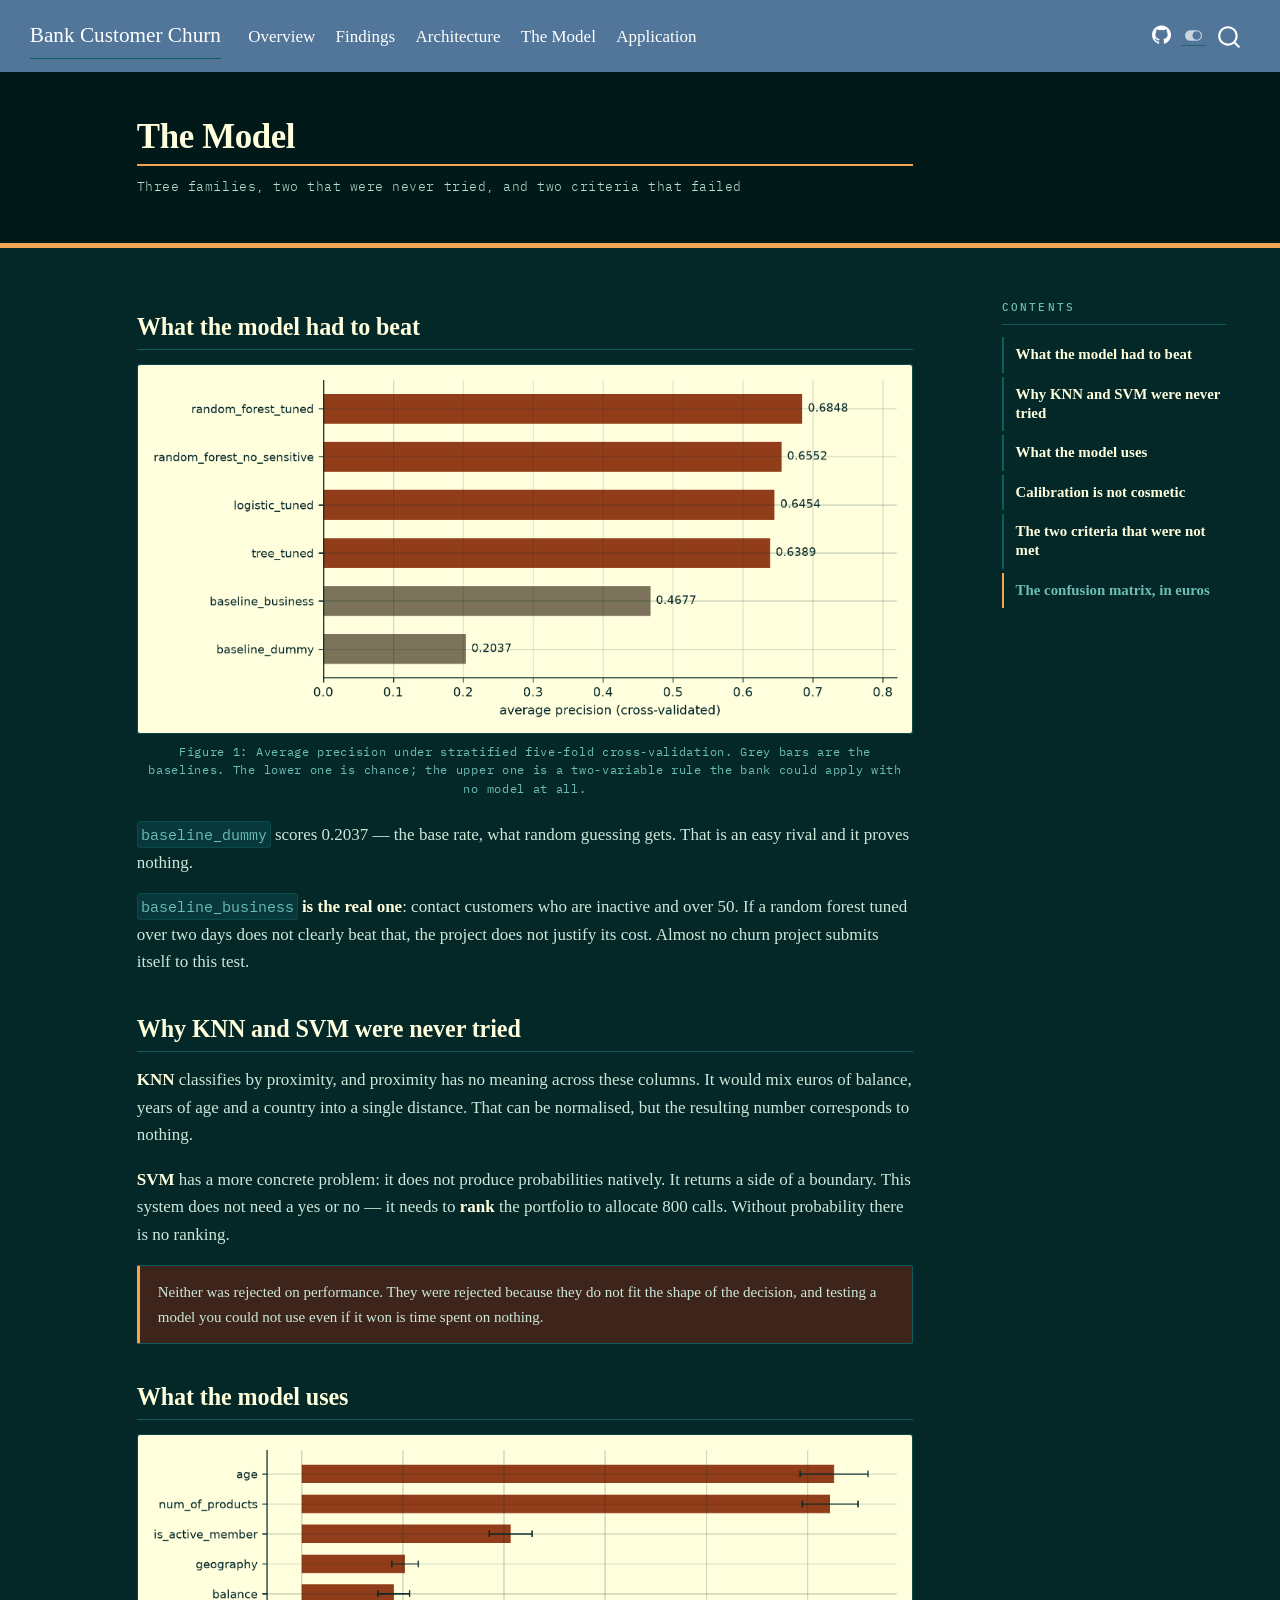
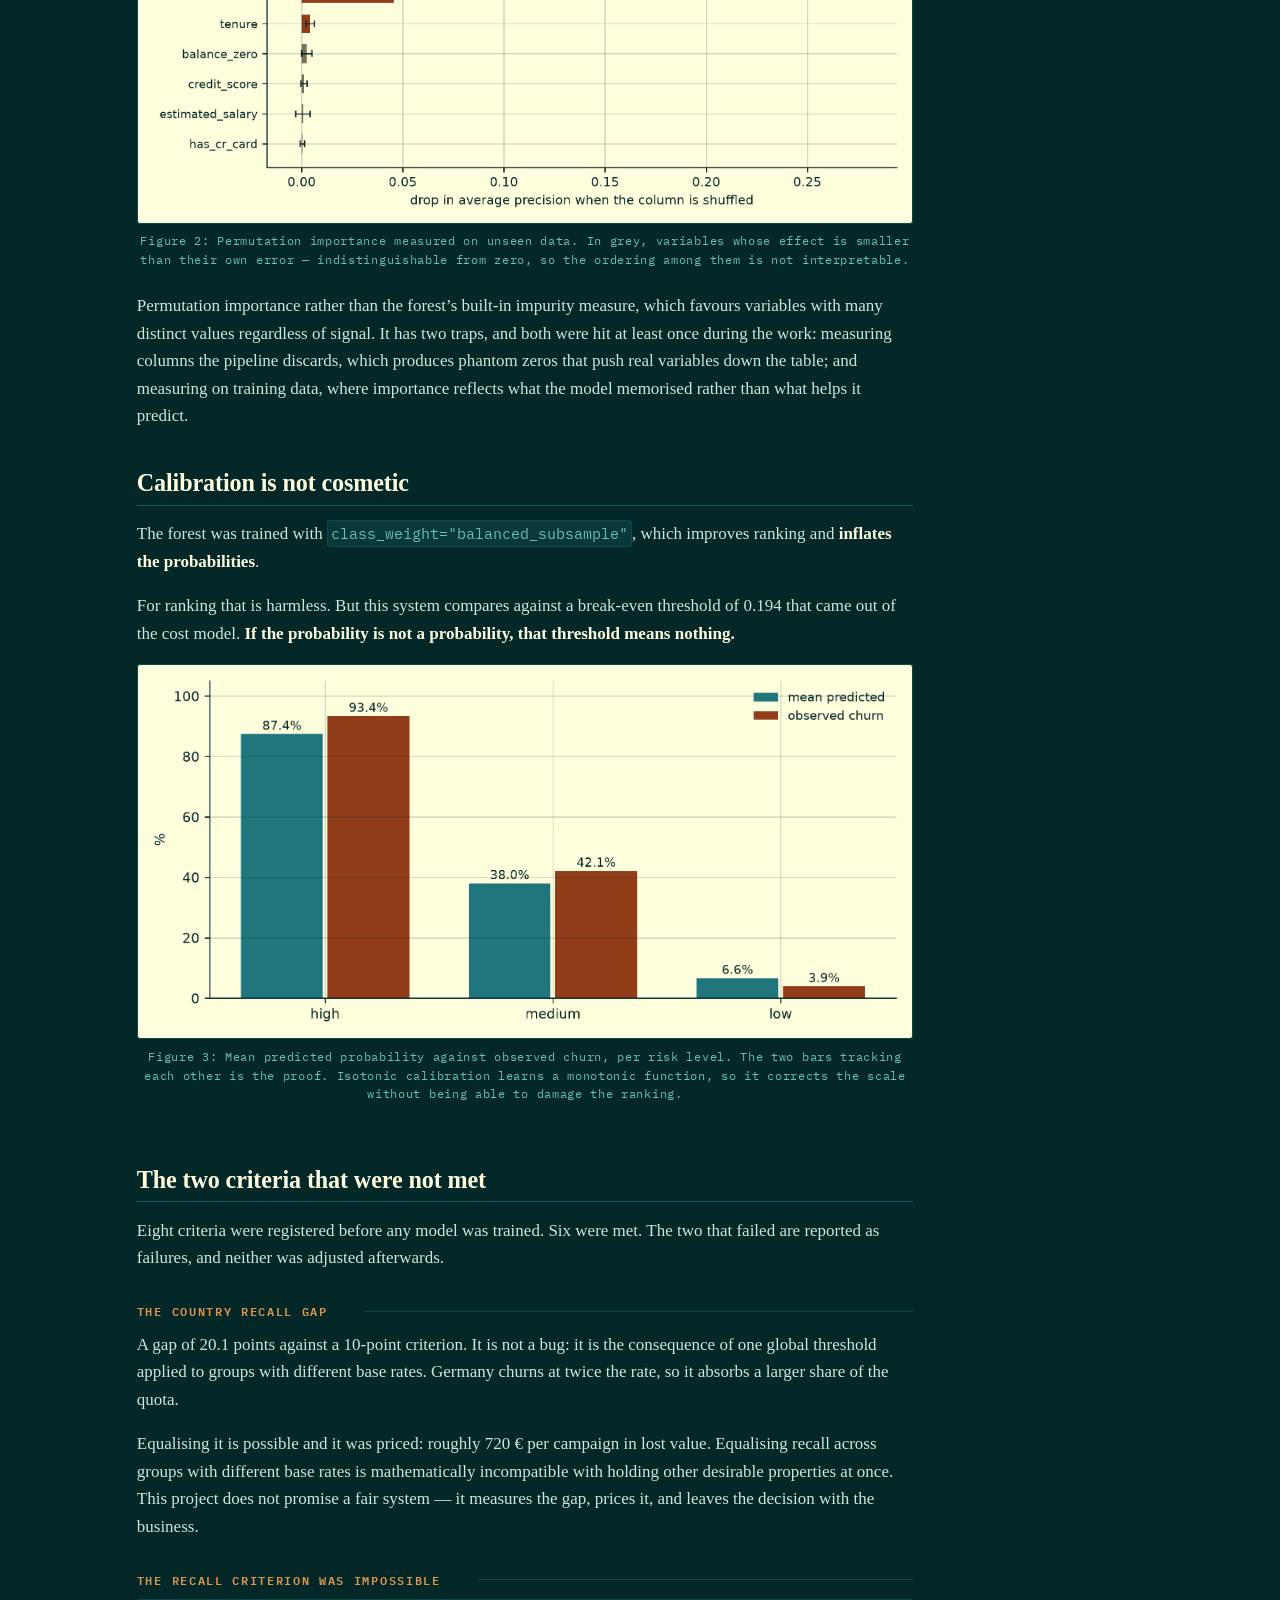
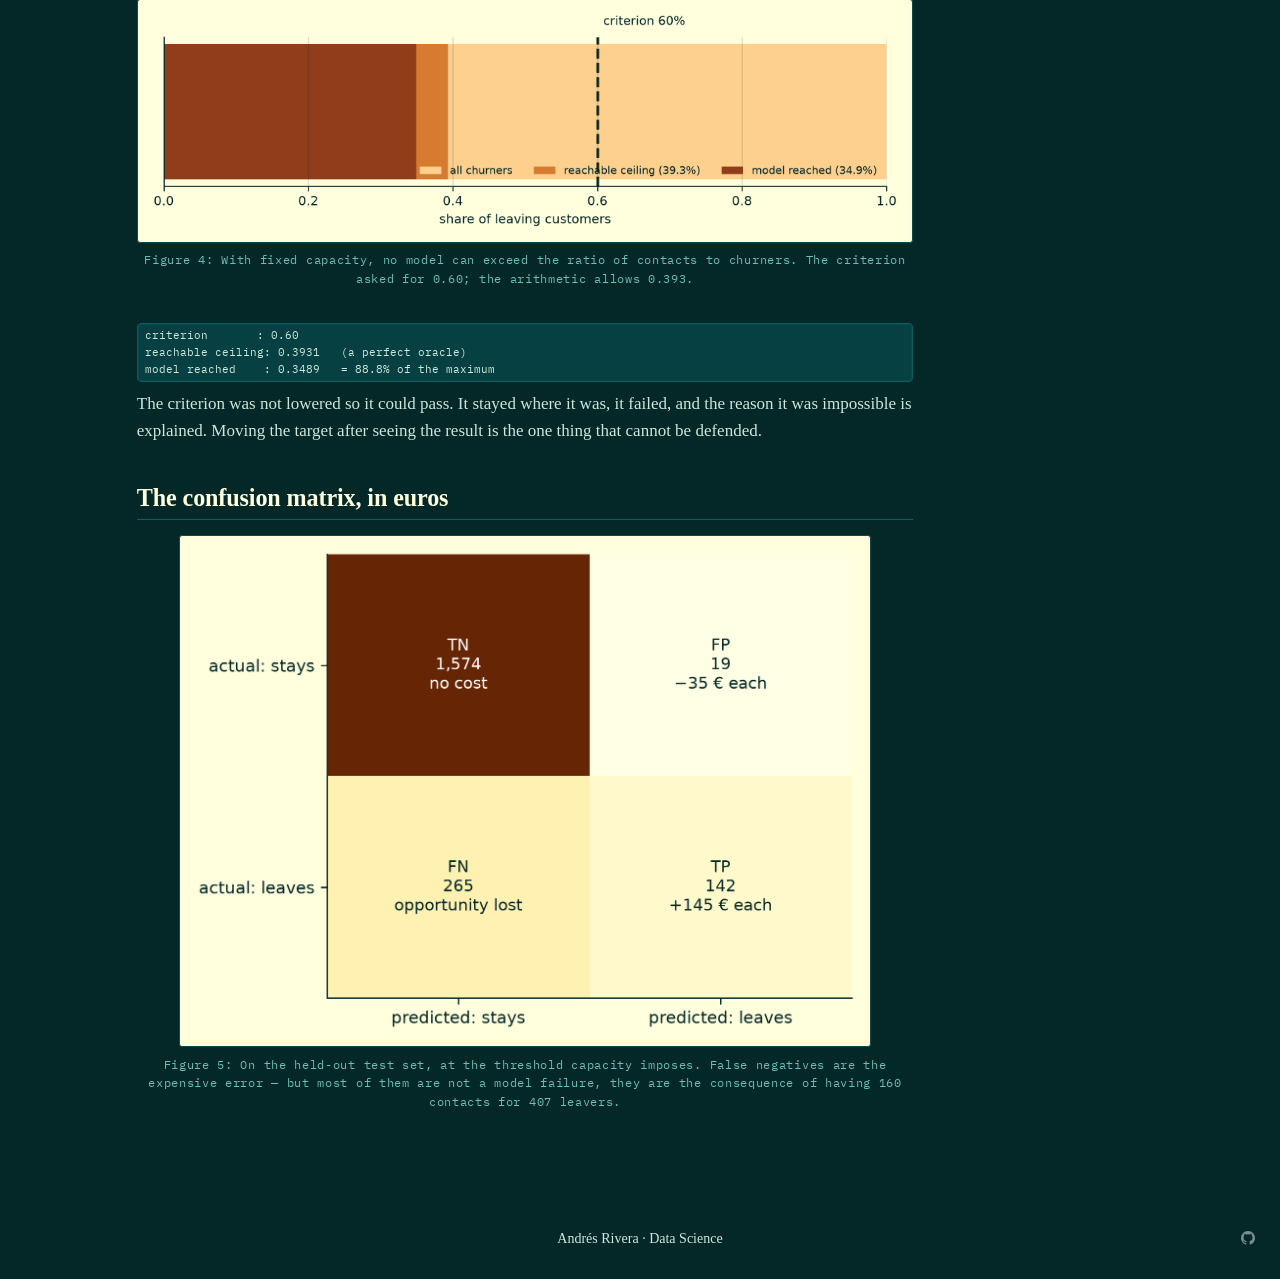
<file: docs/model.html>
<!DOCTYPE html>
<html xmlns="http://www.w3.org/1999/xhtml" lang="en" xml:lang="en"><head>

<meta charset="utf-8">
<meta name="generator" content="quarto-1.8.26">

<meta name="viewport" content="width=device-width, initial-scale=1.0, user-scalable=yes">


<title>The Model – Bank Customer Churn</title>
<style>
code{white-space: pre-wrap;}
span.smallcaps{font-variant: small-caps;}
div.columns{display: flex; gap: min(4vw, 1.5em);}
div.column{flex: auto; overflow-x: auto;}
div.hanging-indent{margin-left: 1.5em; text-indent: -1.5em;}
ul.task-list{list-style: none;}
ul.task-list li input[type="checkbox"] {
  width: 0.8em;
  margin: 0 0.8em 0.2em -1em; /* quarto-specific, see https://github.com/quarto-dev/quarto-cli/issues/4556 */ 
  vertical-align: middle;
}
</style>


<script src="site_libs/quarto-nav/quarto-nav.js"></script>
<script src="site_libs/quarto-nav/headroom.min.js"></script>
<script src="site_libs/clipboard/clipboard.min.js"></script>
<script src="site_libs/quarto-search/autocomplete.umd.js"></script>
<script src="site_libs/quarto-search/fuse.min.js"></script>
<script src="site_libs/quarto-search/quarto-search.js"></script>
<meta name="quarto:offset" content="./">
<script src="site_libs/quarto-html/quarto.js" type="module"></script>
<script src="site_libs/quarto-html/tabsets/tabsets.js" type="module"></script>
<script src="site_libs/quarto-html/axe/axe-check.js" type="module"></script>
<script src="site_libs/quarto-html/popper.min.js"></script>
<script src="site_libs/quarto-html/tippy.umd.min.js"></script>
<script src="site_libs/quarto-html/anchor.min.js"></script>
<link href="site_libs/quarto-html/tippy.css" rel="stylesheet">
<link href="site_libs/quarto-html/quarto-syntax-highlighting-b994de48bafa9ef7d57adb9f6c311f31.css" rel="stylesheet" class="quarto-color-scheme" id="quarto-text-highlighting-styles">
<link href="site_libs/quarto-html/quarto-syntax-highlighting-dark-b994de48bafa9ef7d57adb9f6c311f31.css" rel="stylesheet" class="quarto-color-scheme quarto-color-alternate" id="quarto-text-highlighting-styles">
<script src="site_libs/bootstrap/bootstrap.min.js"></script>
<link href="site_libs/bootstrap/bootstrap-icons.css" rel="stylesheet">
<link href="site_libs/bootstrap/bootstrap-2f9566e92a98fe8e82013deb98b2dbf5.min.css" rel="stylesheet" append-hash="true" class="quarto-color-scheme" id="quarto-bootstrap" data-mode="light">
<link href="site_libs/bootstrap/bootstrap-dark-dd9a374d507f1d2c2c06ab62fc9b8917.min.css" rel="stylesheet" append-hash="true" class="quarto-color-scheme quarto-color-alternate" id="quarto-bootstrap" data-mode="dark">
<script id="quarto-search-options" type="application/json">{
  "location": "navbar",
  "copy-button": false,
  "collapse-after": 3,
  "panel-placement": "end",
  "type": "overlay",
  "limit": 50,
  "keyboard-shortcut": [
    "f",
    "/",
    "s"
  ],
  "show-item-context": false,
  "language": {
    "search-no-results-text": "No results",
    "search-matching-documents-text": "matching documents",
    "search-copy-link-title": "Copy link to search",
    "search-hide-matches-text": "Hide additional matches",
    "search-more-match-text": "more match in this document",
    "search-more-matches-text": "more matches in this document",
    "search-clear-button-title": "Clear",
    "search-text-placeholder": "",
    "search-detached-cancel-button-title": "Cancel",
    "search-submit-button-title": "Submit",
    "search-label": "Search"
  }
}</script>
<style>html{ scroll-behavior: smooth; }</style>
<link rel="preconnect" href="https://fonts.googleapis.com">
<link href="https://fonts.googleapis.com/css2?family=IBM+Plex+Mono:wght@400;500;600&amp;display=swap" rel="stylesheet">


</head>

<body class="nav-fixed quarto-dark"><script id="quarto-html-before-body" type="application/javascript">
    const toggleBodyColorMode = (bsSheetEl) => {
      const mode = bsSheetEl.getAttribute("data-mode");
      const bodyEl = window.document.querySelector("body");
      if (mode === "dark") {
        bodyEl.classList.add("quarto-dark");
        bodyEl.classList.remove("quarto-light");
      } else {
        bodyEl.classList.add("quarto-light");
        bodyEl.classList.remove("quarto-dark");
      }
    }
    const toggleBodyColorPrimary = () => {
      const bsSheetEl = window.document.querySelector("link#quarto-bootstrap:not([rel=disabled-stylesheet])");
      if (bsSheetEl) {
        toggleBodyColorMode(bsSheetEl);
      }
    }
    const setColorSchemeToggle = (alternate) => {
      const toggles = window.document.querySelectorAll('.quarto-color-scheme-toggle');
      for (let i=0; i < toggles.length; i++) {
        const toggle = toggles[i];
        if (toggle) {
          if (alternate) {
            toggle.classList.add("alternate");
          } else {
            toggle.classList.remove("alternate");
          }
        }
      }
    };
    const toggleColorMode = (alternate) => {
      // Switch the stylesheets
      const primaryStylesheets = window.document.querySelectorAll('link.quarto-color-scheme:not(.quarto-color-alternate)');
      const alternateStylesheets = window.document.querySelectorAll('link.quarto-color-scheme.quarto-color-alternate');
      manageTransitions('#quarto-margin-sidebar .nav-link', false);
      if (alternate) {
        // note: dark is layered on light, we don't disable primary!
        enableStylesheet(alternateStylesheets);
        for (const sheetNode of alternateStylesheets) {
          if (sheetNode.id === "quarto-bootstrap") {
            toggleBodyColorMode(sheetNode);
          }
        }
      } else {
        disableStylesheet(alternateStylesheets);
        enableStylesheet(primaryStylesheets)
        toggleBodyColorPrimary();
      }
      manageTransitions('#quarto-margin-sidebar .nav-link', true);
      // Switch the toggles
      setColorSchemeToggle(alternate)
      // Hack to workaround the fact that safari doesn't
      // properly recolor the scrollbar when toggling (#1455)
      if (navigator.userAgent.indexOf('Safari') > 0 && navigator.userAgent.indexOf('Chrome') == -1) {
        manageTransitions("body", false);
        window.scrollTo(0, 1);
        setTimeout(() => {
          window.scrollTo(0, 0);
          manageTransitions("body", true);
        }, 40);
      }
    }
    const disableStylesheet = (stylesheets) => {
      for (let i=0; i < stylesheets.length; i++) {
        const stylesheet = stylesheets[i];
        stylesheet.rel = 'disabled-stylesheet';
      }
    }
    const enableStylesheet = (stylesheets) => {
      for (let i=0; i < stylesheets.length; i++) {
        const stylesheet = stylesheets[i];
        if(stylesheet.rel !== 'stylesheet') { // for Chrome, which will still FOUC without this check
          stylesheet.rel = 'stylesheet';
        }
      }
    }
    const manageTransitions = (selector, allowTransitions) => {
      const els = window.document.querySelectorAll(selector);
      for (let i=0; i < els.length; i++) {
        const el = els[i];
        if (allowTransitions) {
          el.classList.remove('notransition');
        } else {
          el.classList.add('notransition');
        }
      }
    }
    const isFileUrl = () => {
      return window.location.protocol === 'file:';
    }
    const hasAlternateSentinel = () => {
      let styleSentinel = getColorSchemeSentinel();
      if (styleSentinel !== null) {
        return styleSentinel === "alternate";
      } else {
        return false;
      }
    }
    const setStyleSentinel = (alternate) => {
      const value = alternate ? "alternate" : "default";
      if (!isFileUrl()) {
        window.localStorage.setItem("quarto-color-scheme", value);
      } else {
        localAlternateSentinel = value;
      }
    }
    const getColorSchemeSentinel = () => {
      if (!isFileUrl()) {
        const storageValue = window.localStorage.getItem("quarto-color-scheme");
        return storageValue != null ? storageValue : localAlternateSentinel;
      } else {
        return localAlternateSentinel;
      }
    }
    const toggleGiscusIfUsed = (isAlternate, darkModeDefault) => {
      const baseTheme = document.querySelector('#giscus-base-theme')?.value ?? 'light';
      const alternateTheme = document.querySelector('#giscus-alt-theme')?.value ?? 'dark';
      let newTheme = '';
      if(authorPrefersDark) {
        newTheme = isAlternate ? baseTheme : alternateTheme;
      } else {
        newTheme = isAlternate ? alternateTheme : baseTheme;
      }
      const changeGiscusTheme = () => {
        // From: https://github.com/giscus/giscus/issues/336
        const sendMessage = (message) => {
          const iframe = document.querySelector('iframe.giscus-frame');
          if (!iframe) return;
          iframe.contentWindow.postMessage({ giscus: message }, 'https://giscus.app');
        }
        sendMessage({
          setConfig: {
            theme: newTheme
          }
        });
      }
      const isGiscussLoaded = window.document.querySelector('iframe.giscus-frame') !== null;
      if (isGiscussLoaded) {
        changeGiscusTheme();
      }
    };
    const authorPrefersDark = true;
    const darkModeDefault = authorPrefersDark;
    let localAlternateSentinel = darkModeDefault ? 'alternate' : 'default';
    // Dark / light mode switch
    window.quartoToggleColorScheme = () => {
      // Read the current dark / light value
      let toAlternate = !hasAlternateSentinel();
      toggleColorMode(toAlternate);
      setStyleSentinel(toAlternate);
      toggleGiscusIfUsed(toAlternate, darkModeDefault);
      window.dispatchEvent(new Event('resize'));
    };
    // Switch to dark mode if need be
    if (hasAlternateSentinel()) {
      toggleColorMode(true);
    } else {
      toggleColorMode(false);
    }
  </script>

<div id="quarto-search-results"></div>
  <header id="quarto-header" class="headroom fixed-top quarto-banner">
    <nav class="navbar navbar-expand-lg " data-bs-theme="dark">
      <div class="navbar-container container-fluid">
      <div class="navbar-brand-container mx-auto">
    <a class="navbar-brand" href="./index.html">
    <span class="navbar-title">Bank Customer Churn</span>
    </a>
  </div>
            <div id="quarto-search" class="" title="Search"></div>
          <button class="navbar-toggler" type="button" data-bs-toggle="collapse" data-bs-target="#navbarCollapse" aria-controls="navbarCollapse" role="menu" aria-expanded="false" aria-label="Toggle navigation" onclick="if (window.quartoToggleHeadroom) { window.quartoToggleHeadroom(); }">
  <span class="navbar-toggler-icon"></span>
</button>
          <div class="collapse navbar-collapse" id="navbarCollapse">
            <ul class="navbar-nav navbar-nav-scroll me-auto">
  <li class="nav-item">
    <a class="nav-link" href="./index.html"> 
<span class="menu-text">Overview</span></a>
  </li>  
  <li class="nav-item">
    <a class="nav-link" href="./findings.html"> 
<span class="menu-text">Findings</span></a>
  </li>  
  <li class="nav-item">
    <a class="nav-link" href="./pipeline.html"> 
<span class="menu-text">Architecture</span></a>
  </li>  
  <li class="nav-item">
    <a class="nav-link active" href="./model.html" aria-current="page"> 
<span class="menu-text">The Model</span></a>
  </li>  
  <li class="nav-item">
    <a class="nav-link" href="./app.html"> 
<span class="menu-text">Application</span></a>
  </li>  
</ul>
            <ul class="navbar-nav navbar-nav-scroll ms-auto">
  <li class="nav-item compact">
    <a class="nav-link" href="https://github.com/UshioJuzo/bank-churn-databricks"> <i class="bi bi-github" role="img" aria-label="GitHub repository">
</i> 
<span class="menu-text"></span></a>
  </li>  
</ul>
          </div> <!-- /navcollapse -->
            <div class="quarto-navbar-tools">
  <a href="" class="quarto-color-scheme-toggle quarto-navigation-tool  px-1" onclick="window.quartoToggleColorScheme(); return false;" title="Toggle dark mode"><i class="bi"></i></a>
</div>
      </div> <!-- /container-fluid -->
    </nav>
</header>
<!-- content -->
<header id="title-block-header" class="quarto-title-block default page-columns page-full">
  <div class="quarto-title-banner page-columns page-full">
    <div class="quarto-title column-body">
      <h1 class="title">The Model</h1>
            <p class="subtitle lead">Three families, two that were never tried, and two criteria that failed</p>
                      </div>
  </div>
    
  
  <div class="quarto-title-meta">

      
    
      
    </div>
    
  
  </header><div id="quarto-content" class="quarto-container page-columns page-rows-contents page-layout-article page-navbar">
<!-- sidebar -->
<!-- margin-sidebar -->
    <div id="quarto-margin-sidebar" class="sidebar margin-sidebar">
        <nav id="TOC" role="doc-toc" class="toc-active">
    <h2 id="toc-title">Contents</h2>
   
  <ul>
  <li><a href="#what-the-model-had-to-beat" id="toc-what-the-model-had-to-beat" class="nav-link active" data-scroll-target="#what-the-model-had-to-beat">What the model had to beat</a></li>
  <li><a href="#why-knn-and-svm-were-never-tried" id="toc-why-knn-and-svm-were-never-tried" class="nav-link" data-scroll-target="#why-knn-and-svm-were-never-tried">Why KNN and SVM were never tried</a></li>
  <li><a href="#what-the-model-uses" id="toc-what-the-model-uses" class="nav-link" data-scroll-target="#what-the-model-uses">What the model uses</a></li>
  <li><a href="#calibration-is-not-cosmetic" id="toc-calibration-is-not-cosmetic" class="nav-link" data-scroll-target="#calibration-is-not-cosmetic">Calibration is not cosmetic</a></li>
  <li><a href="#the-two-criteria-that-were-not-met" id="toc-the-two-criteria-that-were-not-met" class="nav-link" data-scroll-target="#the-two-criteria-that-were-not-met">The two criteria that were not met</a>
  <ul class="collapse">
  <li><a href="#the-country-recall-gap" id="toc-the-country-recall-gap" class="nav-link" data-scroll-target="#the-country-recall-gap">The country recall gap</a></li>
  <li><a href="#the-recall-criterion-was-impossible" id="toc-the-recall-criterion-was-impossible" class="nav-link" data-scroll-target="#the-recall-criterion-was-impossible">The recall criterion was impossible</a></li>
  </ul></li>
  <li><a href="#the-confusion-matrix-in-euros" id="toc-the-confusion-matrix-in-euros" class="nav-link" data-scroll-target="#the-confusion-matrix-in-euros">The confusion matrix, in euros</a></li>
  </ul>
</nav>
    </div>
<!-- main -->
<main class="content quarto-banner-title-block" id="quarto-document-content">






<section id="what-the-model-had-to-beat" class="level2">
<h2 class="anchored" data-anchor-id="what-the-model-had-to-beat">What the model had to beat</h2>
<div id="cell-fig-comparison" class="cell" data-execution_count="1">
<div class="cell-output cell-output-display">
<div id="fig-comparison" class="quarto-float quarto-figure quarto-figure-center anchored">
<figure class="quarto-float quarto-float-fig figure">
<div aria-describedby="fig-comparison-caption-0ceaefa1-69ba-4598-a22c-09a6ac19f8ca">
<img src="model_files/figure-html/fig-comparison-output-1.png" width="1034" height="482" class="figure-img">
</div>
<figcaption class="quarto-float-caption-bottom quarto-float-caption quarto-float-fig" id="fig-comparison-caption-0ceaefa1-69ba-4598-a22c-09a6ac19f8ca">
Figure&nbsp;1: Average precision under stratified five-fold cross-validation. Grey bars are the baselines. The lower one is chance; the upper one is a two-variable rule the bank could apply with no model at all.
</figcaption>
</figure>
</div>
</div>
</div>
<p><code>baseline_dummy</code> scores 0.2037 — the base rate, what random guessing gets. That is an easy rival and it proves nothing.</p>
<p><strong><code>baseline_business</code> is the real one</strong>: contact customers who are inactive and over 50. If a random forest tuned over two days does not clearly beat that, the project does not justify its cost. Almost no churn project submits itself to this test.</p>
</section>
<section id="why-knn-and-svm-were-never-tried" class="level2">
<h2 class="anchored" data-anchor-id="why-knn-and-svm-were-never-tried">Why KNN and SVM were never tried</h2>
<p><strong>KNN</strong> classifies by proximity, and proximity has no meaning across these columns. It would mix euros of balance, years of age and a country into a single distance. That can be normalised, but the resulting number corresponds to nothing.</p>
<p><strong>SVM</strong> has a more concrete problem: it does not produce probabilities natively. It returns a side of a boundary. This system does not need a yes or no — it needs to <strong>rank</strong> the portfolio to allocate 800 calls. Without probability there is no ranking.</p>
<div class="thread">
<p>Neither was rejected on performance. They were rejected because they do not fit the shape of the decision, and testing a model you could not use even if it won is time spent on nothing.</p>
</div>
</section>
<section id="what-the-model-uses" class="level2">
<h2 class="anchored" data-anchor-id="what-the-model-uses">What the model uses</h2>
<div id="cell-fig-importance" class="cell" data-execution_count="2">
<div class="cell-output cell-output-display">
<div id="fig-importance" class="quarto-float quarto-figure quarto-figure-center anchored">
<figure class="quarto-float quarto-float-fig figure">
<div aria-describedby="fig-importance-caption-0ceaefa1-69ba-4598-a22c-09a6ac19f8ca">
<img src="model_files/figure-html/fig-importance-output-1.png" width="1032" height="508" class="figure-img">
</div>
<figcaption class="quarto-float-caption-bottom quarto-float-caption quarto-float-fig" id="fig-importance-caption-0ceaefa1-69ba-4598-a22c-09a6ac19f8ca">
Figure&nbsp;2: Permutation importance measured on unseen data. In grey, variables whose effect is smaller than their own error — indistinguishable from zero, so the ordering among them is not interpretable.
</figcaption>
</figure>
</div>
</div>
</div>
<p>Permutation importance rather than the forest’s built-in impurity measure, which favours variables with many distinct values regardless of signal. It has two traps, and both were hit at least once during the work: measuring columns the pipeline discards, which produces phantom zeros that push real variables down the table; and measuring on training data, where importance reflects what the model memorised rather than what helps it predict.</p>
</section>
<section id="calibration-is-not-cosmetic" class="level2">
<h2 class="anchored" data-anchor-id="calibration-is-not-cosmetic">Calibration is not cosmetic</h2>
<p>The forest was trained with <code>class_weight="balanced_subsample"</code>, which improves ranking and <strong>inflates the probabilities</strong>.</p>
<p>For ranking that is harmless. But this system compares against a break-even threshold of 0.194 that came out of the cost model. <strong>If the probability is not a probability, that threshold means nothing.</strong></p>
<div id="cell-fig-calibration" class="cell" data-execution_count="3">
<div class="cell-output cell-output-display">
<div id="fig-calibration" class="quarto-float quarto-figure quarto-figure-center anchored">
<figure class="quarto-float quarto-float-fig figure">
<div aria-describedby="fig-calibration-caption-0ceaefa1-69ba-4598-a22c-09a6ac19f8ca">
<img src="model_files/figure-html/fig-calibration-output-1.png" width="963" height="456" class="figure-img">
</div>
<figcaption class="quarto-float-caption-bottom quarto-float-caption quarto-float-fig" id="fig-calibration-caption-0ceaefa1-69ba-4598-a22c-09a6ac19f8ca">
Figure&nbsp;3: Mean predicted probability against observed churn, per risk level. The two bars tracking each other is the proof. Isotonic calibration learns a monotonic function, so it corrects the scale without being able to damage the ranking.
</figcaption>
</figure>
</div>
</div>
</div>
</section>
<section id="the-two-criteria-that-were-not-met" class="level2">
<h2 class="anchored" data-anchor-id="the-two-criteria-that-were-not-met">The two criteria that were not met</h2>
<p>Eight criteria were registered before any model was trained. Six were met. The two that failed are reported as failures, and neither was adjusted afterwards.</p>
<section id="the-country-recall-gap" class="level3">
<h3 class="anchored" data-anchor-id="the-country-recall-gap">The country recall gap</h3>
<p>A gap of 20.1 points against a 10-point criterion. It is not a bug: it is the consequence of one global threshold applied to groups with different base rates. Germany churns at twice the rate, so it absorbs a larger share of the quota.</p>
<p>Equalising it is possible and it was priced: roughly 720 € per campaign in lost value. Equalising recall across groups with different base rates is mathematically incompatible with holding other desirable properties at once. This project does not promise a fair system — it measures the gap, prices it, and leaves the decision with the business.</p>
</section>
<section id="the-recall-criterion-was-impossible" class="level3">
<h3 class="anchored" data-anchor-id="the-recall-criterion-was-impossible">The recall criterion was impossible</h3>
<div id="cell-fig-ceiling" class="cell" data-execution_count="4">
<div class="cell-output cell-output-display">
<div id="fig-ceiling" class="quarto-float quarto-figure quarto-figure-center anchored">
<figure class="quarto-float quarto-float-fig figure">
<div aria-describedby="fig-ceiling-caption-0ceaefa1-69ba-4598-a22c-09a6ac19f8ca">
<img src="model_files/figure-html/fig-ceiling-output-1.png" width="1029" height="310" class="figure-img">
</div>
<figcaption class="quarto-float-caption-bottom quarto-float-caption quarto-float-fig" id="fig-ceiling-caption-0ceaefa1-69ba-4598-a22c-09a6ac19f8ca">
Figure&nbsp;4: With fixed capacity, no model can exceed the ratio of contacts to churners. The criterion asked for 0.60; the arithmetic allows 0.393.
</figcaption>
</figure>
</div>
</div>
</div>
<div id="f2e1da52" class="cell" data-execution_count="5">
<div class="cell-output cell-output-stdout">
<pre><code>criterion       : 0.60
reachable ceiling: 0.3931   (a perfect oracle)
model reached    : 0.3489   = 88.8% of the maximum</code></pre>
</div>
</div>
<p>The criterion was not lowered so it could pass. It stayed where it was, it failed, and the reason it was impossible is explained. Moving the target after seeing the result is the one thing that cannot be defended.</p>
</section>
</section>
<section id="the-confusion-matrix-in-euros" class="level2">
<h2 class="anchored" data-anchor-id="the-confusion-matrix-in-euros">The confusion matrix, in euros</h2>
<div id="cell-fig-confusion" class="cell" data-execution_count="6">
<div class="cell-output cell-output-display">
<div id="fig-confusion" class="quarto-float quarto-figure quarto-figure-center anchored">
<figure class="quarto-float quarto-float-fig figure">
<div aria-describedby="fig-confusion-caption-0ceaefa1-69ba-4598-a22c-09a6ac19f8ca">
<img src="model_files/figure-html/fig-confusion-output-1.png" width="692" height="508" class="figure-img">
</div>
<figcaption class="quarto-float-caption-bottom quarto-float-caption quarto-float-fig" id="fig-confusion-caption-0ceaefa1-69ba-4598-a22c-09a6ac19f8ca">
Figure&nbsp;5: On the held-out test set, at the threshold capacity imposes. False negatives are the expensive error — but most of them are not a model failure, they are the consequence of having 160 contacts for 407 leavers.
</figcaption>
</figure>
</div>
</div>
</div>


</section>

</main> <!-- /main -->
<script id="quarto-html-after-body" type="application/javascript">
  window.document.addEventListener("DOMContentLoaded", function (event) {
    // Ensure there is a toggle, if there isn't float one in the top right
    if (window.document.querySelector('.quarto-color-scheme-toggle') === null) {
      const a = window.document.createElement('a');
      a.classList.add('top-right');
      a.classList.add('quarto-color-scheme-toggle');
      a.href = "";
      a.onclick = function() { try { window.quartoToggleColorScheme(); } catch {} return false; };
      const i = window.document.createElement("i");
      i.classList.add('bi');
      a.appendChild(i);
      window.document.body.appendChild(a);
    }
    setColorSchemeToggle(hasAlternateSentinel())
    const icon = "";
    const anchorJS = new window.AnchorJS();
    anchorJS.options = {
      placement: 'right',
      icon: icon
    };
    anchorJS.add('.anchored');
    const isCodeAnnotation = (el) => {
      for (const clz of el.classList) {
        if (clz.startsWith('code-annotation-')) {                     
          return true;
        }
      }
      return false;
    }
    const onCopySuccess = function(e) {
      // button target
      const button = e.trigger;
      // don't keep focus
      button.blur();
      // flash "checked"
      button.classList.add('code-copy-button-checked');
      var currentTitle = button.getAttribute("title");
      button.setAttribute("title", "Copied!");
      let tooltip;
      if (window.bootstrap) {
        button.setAttribute("data-bs-toggle", "tooltip");
        button.setAttribute("data-bs-placement", "left");
        button.setAttribute("data-bs-title", "Copied!");
        tooltip = new bootstrap.Tooltip(button, 
          { trigger: "manual", 
            customClass: "code-copy-button-tooltip",
            offset: [0, -8]});
        tooltip.show();    
      }
      setTimeout(function() {
        if (tooltip) {
          tooltip.hide();
          button.removeAttribute("data-bs-title");
          button.removeAttribute("data-bs-toggle");
          button.removeAttribute("data-bs-placement");
        }
        button.setAttribute("title", currentTitle);
        button.classList.remove('code-copy-button-checked');
      }, 1000);
      // clear code selection
      e.clearSelection();
    }
    const getTextToCopy = function(trigger) {
      const outerScaffold = trigger.parentElement.cloneNode(true);
      const codeEl = outerScaffold.querySelector('code');
      for (const childEl of codeEl.children) {
        if (isCodeAnnotation(childEl)) {
          childEl.remove();
        }
      }
      return codeEl.innerText;
    }
    const clipboard = new window.ClipboardJS('.code-copy-button:not([data-in-quarto-modal])', {
      text: getTextToCopy
    });
    clipboard.on('success', onCopySuccess);
    if (window.document.getElementById('quarto-embedded-source-code-modal')) {
      const clipboardModal = new window.ClipboardJS('.code-copy-button[data-in-quarto-modal]', {
        text: getTextToCopy,
        container: window.document.getElementById('quarto-embedded-source-code-modal')
      });
      clipboardModal.on('success', onCopySuccess);
    }
      var localhostRegex = new RegExp(/^(?:http|https):\/\/localhost\:?[0-9]*\//);
      var mailtoRegex = new RegExp(/^mailto:/);
        var filterRegex = new RegExp("https:\/\/UshioJuzo\.github\.io\/bank-churn-databricks\/");
      var isInternal = (href) => {
          return filterRegex.test(href) || localhostRegex.test(href) || mailtoRegex.test(href);
      }
      // Inspect non-navigation links and adorn them if external
     var links = window.document.querySelectorAll('a[href]:not(.nav-link):not(.navbar-brand):not(.toc-action):not(.sidebar-link):not(.sidebar-item-toggle):not(.pagination-link):not(.no-external):not([aria-hidden]):not(.dropdown-item):not(.quarto-navigation-tool):not(.about-link)');
      for (var i=0; i<links.length; i++) {
        const link = links[i];
        if (!isInternal(link.href)) {
          // undo the damage that might have been done by quarto-nav.js in the case of
          // links that we want to consider external
          if (link.dataset.originalHref !== undefined) {
            link.href = link.dataset.originalHref;
          }
        }
      }
    function tippyHover(el, contentFn, onTriggerFn, onUntriggerFn) {
      const config = {
        allowHTML: true,
        maxWidth: 500,
        delay: 100,
        arrow: false,
        appendTo: function(el) {
            return el.parentElement;
        },
        interactive: true,
        interactiveBorder: 10,
        theme: 'quarto',
        placement: 'bottom-start',
      };
      if (contentFn) {
        config.content = contentFn;
      }
      if (onTriggerFn) {
        config.onTrigger = onTriggerFn;
      }
      if (onUntriggerFn) {
        config.onUntrigger = onUntriggerFn;
      }
      window.tippy(el, config); 
    }
    const noterefs = window.document.querySelectorAll('a[role="doc-noteref"]');
    for (var i=0; i<noterefs.length; i++) {
      const ref = noterefs[i];
      tippyHover(ref, function() {
        // use id or data attribute instead here
        let href = ref.getAttribute('data-footnote-href') || ref.getAttribute('href');
        try { href = new URL(href).hash; } catch {}
        const id = href.replace(/^#\/?/, "");
        const note = window.document.getElementById(id);
        if (note) {
          return note.innerHTML;
        } else {
          return "";
        }
      });
    }
    const xrefs = window.document.querySelectorAll('a.quarto-xref');
    const processXRef = (id, note) => {
      // Strip column container classes
      const stripColumnClz = (el) => {
        el.classList.remove("page-full", "page-columns");
        if (el.children) {
          for (const child of el.children) {
            stripColumnClz(child);
          }
        }
      }
      stripColumnClz(note)
      if (id === null || id.startsWith('sec-')) {
        // Special case sections, only their first couple elements
        const container = document.createElement("div");
        if (note.children && note.children.length > 2) {
          container.appendChild(note.children[0].cloneNode(true));
          for (let i = 1; i < note.children.length; i++) {
            const child = note.children[i];
            if (child.tagName === "P" && child.innerText === "") {
              continue;
            } else {
              container.appendChild(child.cloneNode(true));
              break;
            }
          }
          if (window.Quarto?.typesetMath) {
            window.Quarto.typesetMath(container);
          }
          return container.innerHTML
        } else {
          if (window.Quarto?.typesetMath) {
            window.Quarto.typesetMath(note);
          }
          return note.innerHTML;
        }
      } else {
        // Remove any anchor links if they are present
        const anchorLink = note.querySelector('a.anchorjs-link');
        if (anchorLink) {
          anchorLink.remove();
        }
        if (window.Quarto?.typesetMath) {
          window.Quarto.typesetMath(note);
        }
        if (note.classList.contains("callout")) {
          return note.outerHTML;
        } else {
          return note.innerHTML;
        }
      }
    }
    for (var i=0; i<xrefs.length; i++) {
      const xref = xrefs[i];
      tippyHover(xref, undefined, function(instance) {
        instance.disable();
        let url = xref.getAttribute('href');
        let hash = undefined; 
        if (url.startsWith('#')) {
          hash = url;
        } else {
          try { hash = new URL(url).hash; } catch {}
        }
        if (hash) {
          const id = hash.replace(/^#\/?/, "");
          const note = window.document.getElementById(id);
          if (note !== null) {
            try {
              const html = processXRef(id, note.cloneNode(true));
              instance.setContent(html);
            } finally {
              instance.enable();
              instance.show();
            }
          } else {
            // See if we can fetch this
            fetch(url.split('#')[0])
            .then(res => res.text())
            .then(html => {
              const parser = new DOMParser();
              const htmlDoc = parser.parseFromString(html, "text/html");
              const note = htmlDoc.getElementById(id);
              if (note !== null) {
                const html = processXRef(id, note);
                instance.setContent(html);
              } 
            }).finally(() => {
              instance.enable();
              instance.show();
            });
          }
        } else {
          // See if we can fetch a full url (with no hash to target)
          // This is a special case and we should probably do some content thinning / targeting
          fetch(url)
          .then(res => res.text())
          .then(html => {
            const parser = new DOMParser();
            const htmlDoc = parser.parseFromString(html, "text/html");
            const note = htmlDoc.querySelector('main.content');
            if (note !== null) {
              // This should only happen for chapter cross references
              // (since there is no id in the URL)
              // remove the first header
              if (note.children.length > 0 && note.children[0].tagName === "HEADER") {
                note.children[0].remove();
              }
              const html = processXRef(null, note);
              instance.setContent(html);
            } 
          }).finally(() => {
            instance.enable();
            instance.show();
          });
        }
      }, function(instance) {
      });
    }
        let selectedAnnoteEl;
        const selectorForAnnotation = ( cell, annotation) => {
          let cellAttr = 'data-code-cell="' + cell + '"';
          let lineAttr = 'data-code-annotation="' +  annotation + '"';
          const selector = 'span[' + cellAttr + '][' + lineAttr + ']';
          return selector;
        }
        const selectCodeLines = (annoteEl) => {
          const doc = window.document;
          const targetCell = annoteEl.getAttribute("data-target-cell");
          const targetAnnotation = annoteEl.getAttribute("data-target-annotation");
          const annoteSpan = window.document.querySelector(selectorForAnnotation(targetCell, targetAnnotation));
          const lines = annoteSpan.getAttribute("data-code-lines").split(",");
          const lineIds = lines.map((line) => {
            return targetCell + "-" + line;
          })
          let top = null;
          let height = null;
          let parent = null;
          if (lineIds.length > 0) {
              //compute the position of the single el (top and bottom and make a div)
              const el = window.document.getElementById(lineIds[0]);
              top = el.offsetTop;
              height = el.offsetHeight;
              parent = el.parentElement.parentElement;
            if (lineIds.length > 1) {
              const lastEl = window.document.getElementById(lineIds[lineIds.length - 1]);
              const bottom = lastEl.offsetTop + lastEl.offsetHeight;
              height = bottom - top;
            }
            if (top !== null && height !== null && parent !== null) {
              // cook up a div (if necessary) and position it 
              let div = window.document.getElementById("code-annotation-line-highlight");
              if (div === null) {
                div = window.document.createElement("div");
                div.setAttribute("id", "code-annotation-line-highlight");
                div.style.position = 'absolute';
                parent.appendChild(div);
              }
              div.style.top = top - 2 + "px";
              div.style.height = height + 4 + "px";
              div.style.left = 0;
              let gutterDiv = window.document.getElementById("code-annotation-line-highlight-gutter");
              if (gutterDiv === null) {
                gutterDiv = window.document.createElement("div");
                gutterDiv.setAttribute("id", "code-annotation-line-highlight-gutter");
                gutterDiv.style.position = 'absolute';
                const codeCell = window.document.getElementById(targetCell);
                const gutter = codeCell.querySelector('.code-annotation-gutter');
                gutter.appendChild(gutterDiv);
              }
              gutterDiv.style.top = top - 2 + "px";
              gutterDiv.style.height = height + 4 + "px";
            }
            selectedAnnoteEl = annoteEl;
          }
        };
        const unselectCodeLines = () => {
          const elementsIds = ["code-annotation-line-highlight", "code-annotation-line-highlight-gutter"];
          elementsIds.forEach((elId) => {
            const div = window.document.getElementById(elId);
            if (div) {
              div.remove();
            }
          });
          selectedAnnoteEl = undefined;
        };
          // Handle positioning of the toggle
      window.addEventListener(
        "resize",
        throttle(() => {
          elRect = undefined;
          if (selectedAnnoteEl) {
            selectCodeLines(selectedAnnoteEl);
          }
        }, 10)
      );
      function throttle(fn, ms) {
      let throttle = false;
      let timer;
        return (...args) => {
          if(!throttle) { // first call gets through
              fn.apply(this, args);
              throttle = true;
          } else { // all the others get throttled
              if(timer) clearTimeout(timer); // cancel #2
              timer = setTimeout(() => {
                fn.apply(this, args);
                timer = throttle = false;
              }, ms);
          }
        };
      }
        // Attach click handler to the DT
        const annoteDls = window.document.querySelectorAll('dt[data-target-cell]');
        for (const annoteDlNode of annoteDls) {
          annoteDlNode.addEventListener('click', (event) => {
            const clickedEl = event.target;
            if (clickedEl !== selectedAnnoteEl) {
              unselectCodeLines();
              const activeEl = window.document.querySelector('dt[data-target-cell].code-annotation-active');
              if (activeEl) {
                activeEl.classList.remove('code-annotation-active');
              }
              selectCodeLines(clickedEl);
              clickedEl.classList.add('code-annotation-active');
            } else {
              // Unselect the line
              unselectCodeLines();
              clickedEl.classList.remove('code-annotation-active');
            }
          });
        }
    const findCites = (el) => {
      const parentEl = el.parentElement;
      if (parentEl) {
        const cites = parentEl.dataset.cites;
        if (cites) {
          return {
            el,
            cites: cites.split(' ')
          };
        } else {
          return findCites(el.parentElement)
        }
      } else {
        return undefined;
      }
    };
    var bibliorefs = window.document.querySelectorAll('a[role="doc-biblioref"]');
    for (var i=0; i<bibliorefs.length; i++) {
      const ref = bibliorefs[i];
      const citeInfo = findCites(ref);
      if (citeInfo) {
        tippyHover(citeInfo.el, function() {
          var popup = window.document.createElement('div');
          citeInfo.cites.forEach(function(cite) {
            var citeDiv = window.document.createElement('div');
            citeDiv.classList.add('hanging-indent');
            citeDiv.classList.add('csl-entry');
            var biblioDiv = window.document.getElementById('ref-' + cite);
            if (biblioDiv) {
              citeDiv.innerHTML = biblioDiv.innerHTML;
            }
            popup.appendChild(citeDiv);
          });
          return popup.innerHTML;
        });
      }
    }
  });
  </script>
</div> <!-- /content -->
<footer class="footer">
  <div class="nav-footer">
    <div class="nav-footer-left">
      &nbsp;
    </div>   
    <div class="nav-footer-center">
<p>Andrés Rivera · Data Science</p>
</div>
    <div class="nav-footer-right">
      <ul class="footer-items list-unstyled">
    <li class="nav-item compact">
    <a class="nav-link" href="https://github.com/UshioJuzo/bank-churn-databricks">
      <i class="bi bi-github" role="img">
</i> 
    </a>
  </li>  
</ul>
    </div>
  </div>
</footer>




<script src="site_libs/quarto-html/zenscroll-min.js"></script>
</body></html>
</file>
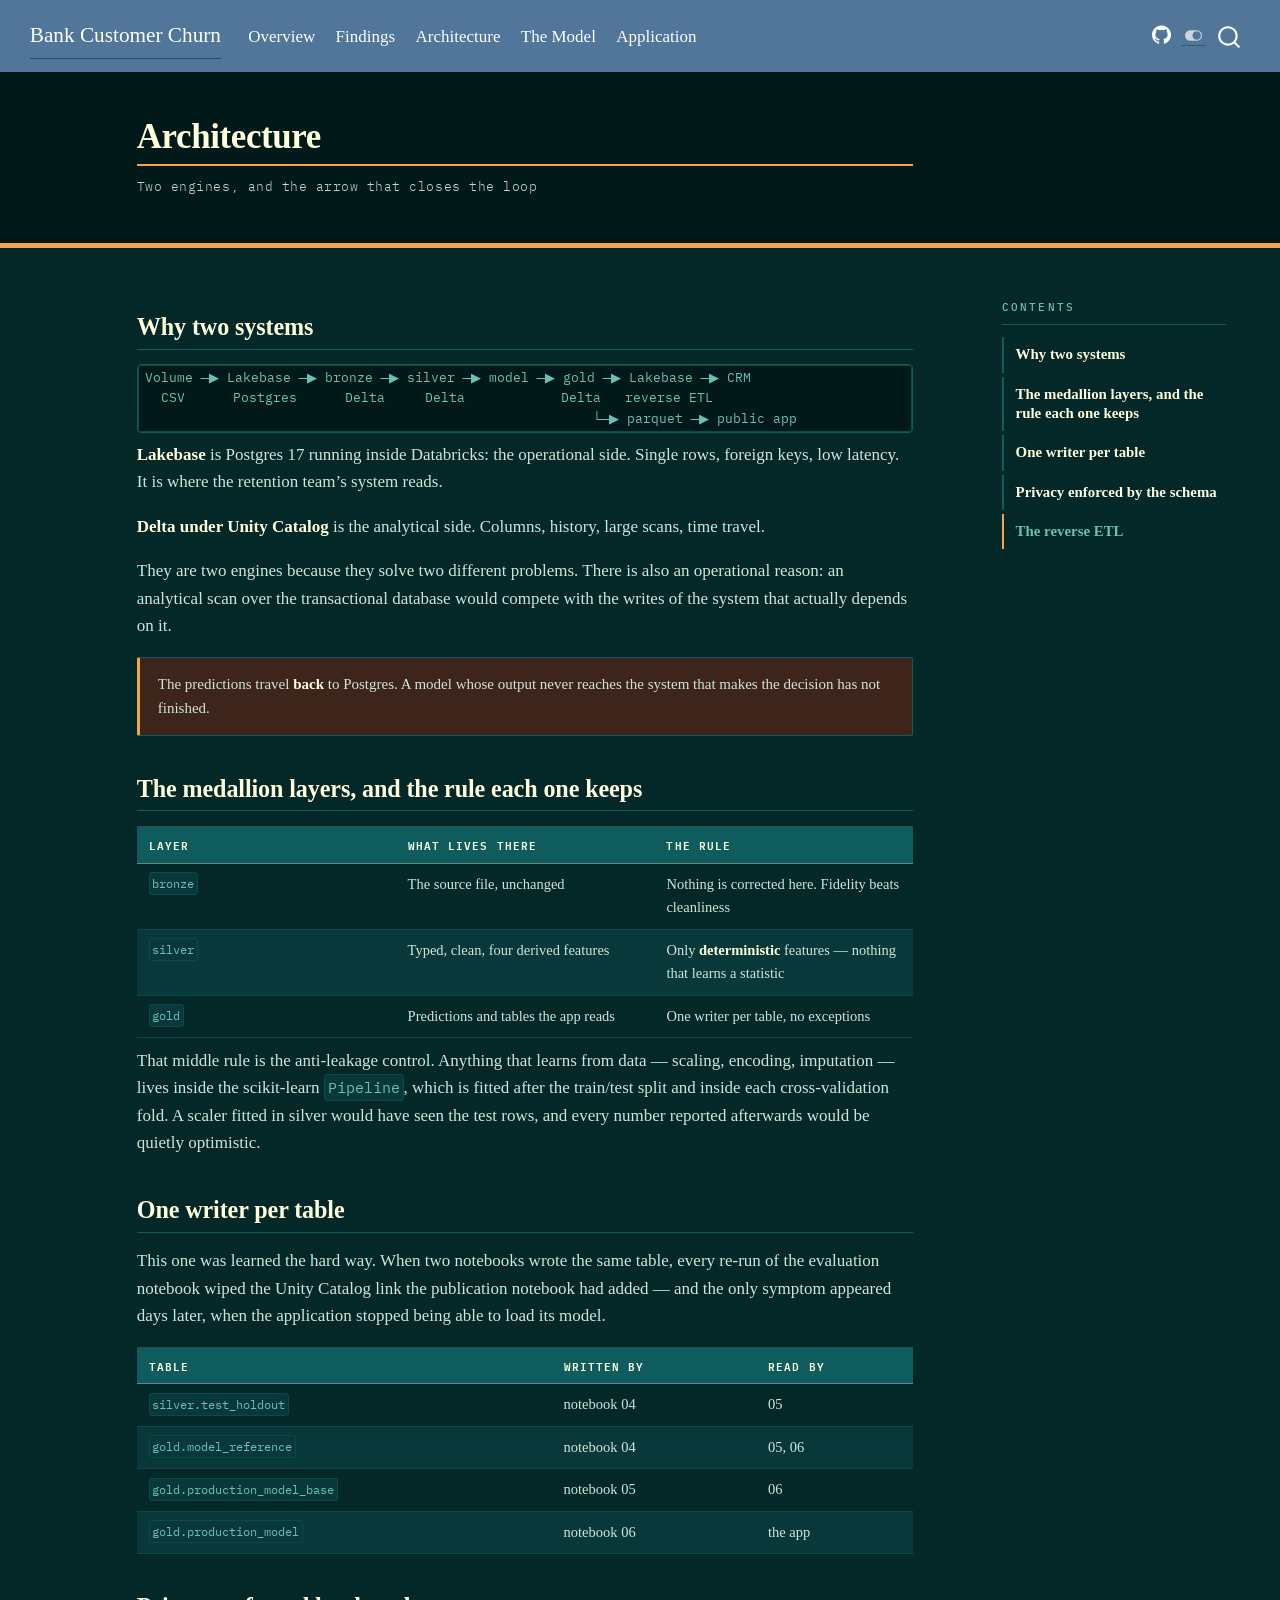
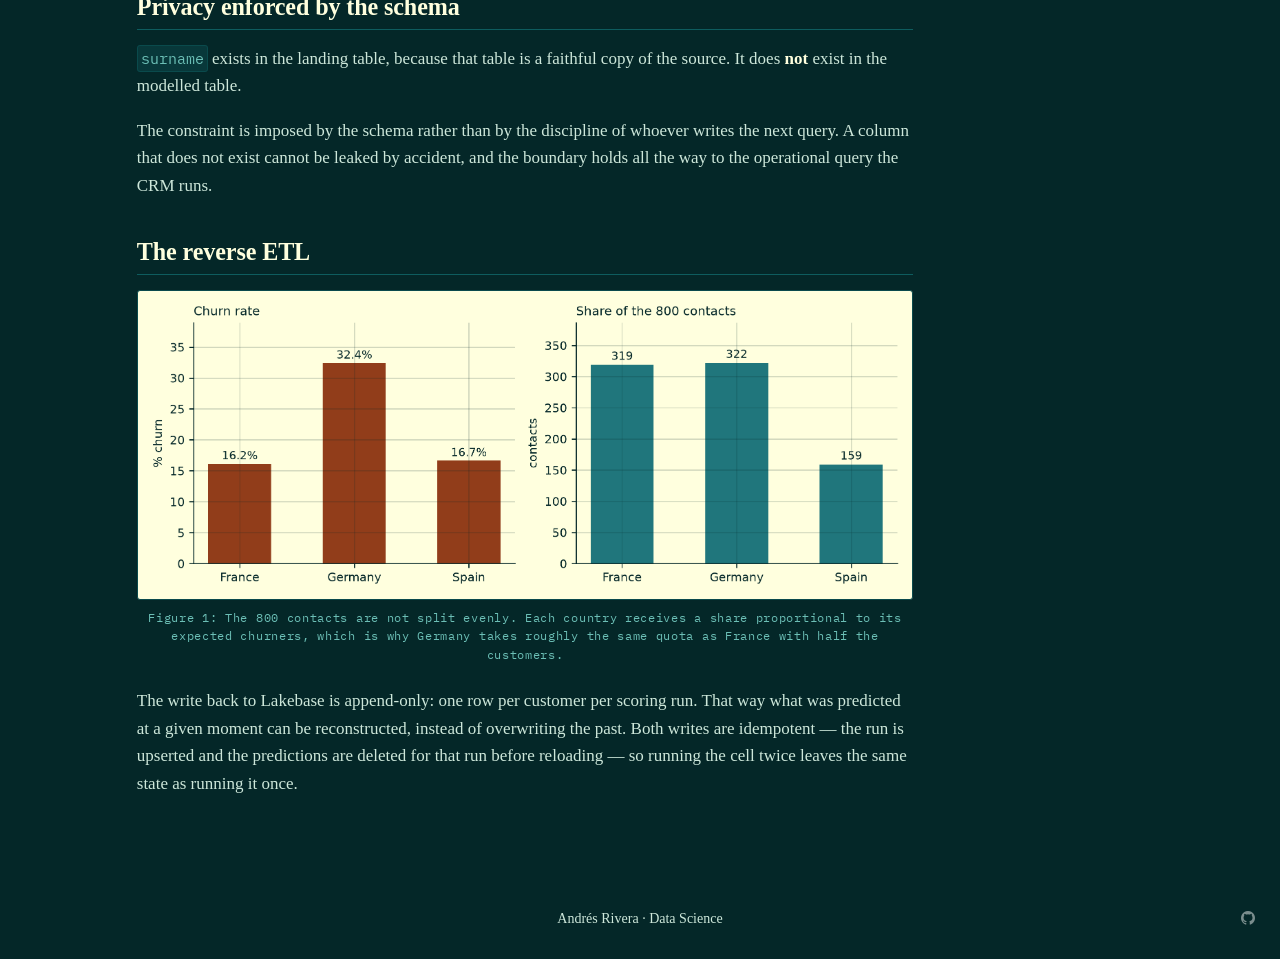
<file: docs/pipeline.html>
<!DOCTYPE html>
<html xmlns="http://www.w3.org/1999/xhtml" lang="en" xml:lang="en"><head>

<meta charset="utf-8">
<meta name="generator" content="quarto-1.8.26">

<meta name="viewport" content="width=device-width, initial-scale=1.0, user-scalable=yes">


<title>Architecture – Bank Customer Churn</title>
<style>
code{white-space: pre-wrap;}
span.smallcaps{font-variant: small-caps;}
div.columns{display: flex; gap: min(4vw, 1.5em);}
div.column{flex: auto; overflow-x: auto;}
div.hanging-indent{margin-left: 1.5em; text-indent: -1.5em;}
ul.task-list{list-style: none;}
ul.task-list li input[type="checkbox"] {
  width: 0.8em;
  margin: 0 0.8em 0.2em -1em; /* quarto-specific, see https://github.com/quarto-dev/quarto-cli/issues/4556 */ 
  vertical-align: middle;
}
</style>


<script src="site_libs/quarto-nav/quarto-nav.js"></script>
<script src="site_libs/quarto-nav/headroom.min.js"></script>
<script src="site_libs/clipboard/clipboard.min.js"></script>
<script src="site_libs/quarto-search/autocomplete.umd.js"></script>
<script src="site_libs/quarto-search/fuse.min.js"></script>
<script src="site_libs/quarto-search/quarto-search.js"></script>
<meta name="quarto:offset" content="./">
<script src="site_libs/quarto-html/quarto.js" type="module"></script>
<script src="site_libs/quarto-html/tabsets/tabsets.js" type="module"></script>
<script src="site_libs/quarto-html/axe/axe-check.js" type="module"></script>
<script src="site_libs/quarto-html/popper.min.js"></script>
<script src="site_libs/quarto-html/tippy.umd.min.js"></script>
<script src="site_libs/quarto-html/anchor.min.js"></script>
<link href="site_libs/quarto-html/tippy.css" rel="stylesheet">
<link href="site_libs/quarto-html/quarto-syntax-highlighting-b994de48bafa9ef7d57adb9f6c311f31.css" rel="stylesheet" class="quarto-color-scheme" id="quarto-text-highlighting-styles">
<link href="site_libs/quarto-html/quarto-syntax-highlighting-dark-b994de48bafa9ef7d57adb9f6c311f31.css" rel="stylesheet" class="quarto-color-scheme quarto-color-alternate" id="quarto-text-highlighting-styles">
<script src="site_libs/bootstrap/bootstrap.min.js"></script>
<link href="site_libs/bootstrap/bootstrap-icons.css" rel="stylesheet">
<link href="site_libs/bootstrap/bootstrap-2f9566e92a98fe8e82013deb98b2dbf5.min.css" rel="stylesheet" append-hash="true" class="quarto-color-scheme" id="quarto-bootstrap" data-mode="light">
<link href="site_libs/bootstrap/bootstrap-dark-dd9a374d507f1d2c2c06ab62fc9b8917.min.css" rel="stylesheet" append-hash="true" class="quarto-color-scheme quarto-color-alternate" id="quarto-bootstrap" data-mode="dark">
<script id="quarto-search-options" type="application/json">{
  "location": "navbar",
  "copy-button": false,
  "collapse-after": 3,
  "panel-placement": "end",
  "type": "overlay",
  "limit": 50,
  "keyboard-shortcut": [
    "f",
    "/",
    "s"
  ],
  "show-item-context": false,
  "language": {
    "search-no-results-text": "No results",
    "search-matching-documents-text": "matching documents",
    "search-copy-link-title": "Copy link to search",
    "search-hide-matches-text": "Hide additional matches",
    "search-more-match-text": "more match in this document",
    "search-more-matches-text": "more matches in this document",
    "search-clear-button-title": "Clear",
    "search-text-placeholder": "",
    "search-detached-cancel-button-title": "Cancel",
    "search-submit-button-title": "Submit",
    "search-label": "Search"
  }
}</script>
<style>html{ scroll-behavior: smooth; }</style>
<link rel="preconnect" href="https://fonts.googleapis.com">
<link href="https://fonts.googleapis.com/css2?family=IBM+Plex+Mono:wght@400;500;600&amp;display=swap" rel="stylesheet">


</head>

<body class="nav-fixed quarto-dark"><script id="quarto-html-before-body" type="application/javascript">
    const toggleBodyColorMode = (bsSheetEl) => {
      const mode = bsSheetEl.getAttribute("data-mode");
      const bodyEl = window.document.querySelector("body");
      if (mode === "dark") {
        bodyEl.classList.add("quarto-dark");
        bodyEl.classList.remove("quarto-light");
      } else {
        bodyEl.classList.add("quarto-light");
        bodyEl.classList.remove("quarto-dark");
      }
    }
    const toggleBodyColorPrimary = () => {
      const bsSheetEl = window.document.querySelector("link#quarto-bootstrap:not([rel=disabled-stylesheet])");
      if (bsSheetEl) {
        toggleBodyColorMode(bsSheetEl);
      }
    }
    const setColorSchemeToggle = (alternate) => {
      const toggles = window.document.querySelectorAll('.quarto-color-scheme-toggle');
      for (let i=0; i < toggles.length; i++) {
        const toggle = toggles[i];
        if (toggle) {
          if (alternate) {
            toggle.classList.add("alternate");
          } else {
            toggle.classList.remove("alternate");
          }
        }
      }
    };
    const toggleColorMode = (alternate) => {
      // Switch the stylesheets
      const primaryStylesheets = window.document.querySelectorAll('link.quarto-color-scheme:not(.quarto-color-alternate)');
      const alternateStylesheets = window.document.querySelectorAll('link.quarto-color-scheme.quarto-color-alternate');
      manageTransitions('#quarto-margin-sidebar .nav-link', false);
      if (alternate) {
        // note: dark is layered on light, we don't disable primary!
        enableStylesheet(alternateStylesheets);
        for (const sheetNode of alternateStylesheets) {
          if (sheetNode.id === "quarto-bootstrap") {
            toggleBodyColorMode(sheetNode);
          }
        }
      } else {
        disableStylesheet(alternateStylesheets);
        enableStylesheet(primaryStylesheets)
        toggleBodyColorPrimary();
      }
      manageTransitions('#quarto-margin-sidebar .nav-link', true);
      // Switch the toggles
      setColorSchemeToggle(alternate)
      // Hack to workaround the fact that safari doesn't
      // properly recolor the scrollbar when toggling (#1455)
      if (navigator.userAgent.indexOf('Safari') > 0 && navigator.userAgent.indexOf('Chrome') == -1) {
        manageTransitions("body", false);
        window.scrollTo(0, 1);
        setTimeout(() => {
          window.scrollTo(0, 0);
          manageTransitions("body", true);
        }, 40);
      }
    }
    const disableStylesheet = (stylesheets) => {
      for (let i=0; i < stylesheets.length; i++) {
        const stylesheet = stylesheets[i];
        stylesheet.rel = 'disabled-stylesheet';
      }
    }
    const enableStylesheet = (stylesheets) => {
      for (let i=0; i < stylesheets.length; i++) {
        const stylesheet = stylesheets[i];
        if(stylesheet.rel !== 'stylesheet') { // for Chrome, which will still FOUC without this check
          stylesheet.rel = 'stylesheet';
        }
      }
    }
    const manageTransitions = (selector, allowTransitions) => {
      const els = window.document.querySelectorAll(selector);
      for (let i=0; i < els.length; i++) {
        const el = els[i];
        if (allowTransitions) {
          el.classList.remove('notransition');
        } else {
          el.classList.add('notransition');
        }
      }
    }
    const isFileUrl = () => {
      return window.location.protocol === 'file:';
    }
    const hasAlternateSentinel = () => {
      let styleSentinel = getColorSchemeSentinel();
      if (styleSentinel !== null) {
        return styleSentinel === "alternate";
      } else {
        return false;
      }
    }
    const setStyleSentinel = (alternate) => {
      const value = alternate ? "alternate" : "default";
      if (!isFileUrl()) {
        window.localStorage.setItem("quarto-color-scheme", value);
      } else {
        localAlternateSentinel = value;
      }
    }
    const getColorSchemeSentinel = () => {
      if (!isFileUrl()) {
        const storageValue = window.localStorage.getItem("quarto-color-scheme");
        return storageValue != null ? storageValue : localAlternateSentinel;
      } else {
        return localAlternateSentinel;
      }
    }
    const toggleGiscusIfUsed = (isAlternate, darkModeDefault) => {
      const baseTheme = document.querySelector('#giscus-base-theme')?.value ?? 'light';
      const alternateTheme = document.querySelector('#giscus-alt-theme')?.value ?? 'dark';
      let newTheme = '';
      if(authorPrefersDark) {
        newTheme = isAlternate ? baseTheme : alternateTheme;
      } else {
        newTheme = isAlternate ? alternateTheme : baseTheme;
      }
      const changeGiscusTheme = () => {
        // From: https://github.com/giscus/giscus/issues/336
        const sendMessage = (message) => {
          const iframe = document.querySelector('iframe.giscus-frame');
          if (!iframe) return;
          iframe.contentWindow.postMessage({ giscus: message }, 'https://giscus.app');
        }
        sendMessage({
          setConfig: {
            theme: newTheme
          }
        });
      }
      const isGiscussLoaded = window.document.querySelector('iframe.giscus-frame') !== null;
      if (isGiscussLoaded) {
        changeGiscusTheme();
      }
    };
    const authorPrefersDark = true;
    const darkModeDefault = authorPrefersDark;
    let localAlternateSentinel = darkModeDefault ? 'alternate' : 'default';
    // Dark / light mode switch
    window.quartoToggleColorScheme = () => {
      // Read the current dark / light value
      let toAlternate = !hasAlternateSentinel();
      toggleColorMode(toAlternate);
      setStyleSentinel(toAlternate);
      toggleGiscusIfUsed(toAlternate, darkModeDefault);
      window.dispatchEvent(new Event('resize'));
    };
    // Switch to dark mode if need be
    if (hasAlternateSentinel()) {
      toggleColorMode(true);
    } else {
      toggleColorMode(false);
    }
  </script>

<div id="quarto-search-results"></div>
  <header id="quarto-header" class="headroom fixed-top quarto-banner">
    <nav class="navbar navbar-expand-lg " data-bs-theme="dark">
      <div class="navbar-container container-fluid">
      <div class="navbar-brand-container mx-auto">
    <a class="navbar-brand" href="./index.html">
    <span class="navbar-title">Bank Customer Churn</span>
    </a>
  </div>
            <div id="quarto-search" class="" title="Search"></div>
          <button class="navbar-toggler" type="button" data-bs-toggle="collapse" data-bs-target="#navbarCollapse" aria-controls="navbarCollapse" role="menu" aria-expanded="false" aria-label="Toggle navigation" onclick="if (window.quartoToggleHeadroom) { window.quartoToggleHeadroom(); }">
  <span class="navbar-toggler-icon"></span>
</button>
          <div class="collapse navbar-collapse" id="navbarCollapse">
            <ul class="navbar-nav navbar-nav-scroll me-auto">
  <li class="nav-item">
    <a class="nav-link" href="./index.html"> 
<span class="menu-text">Overview</span></a>
  </li>  
  <li class="nav-item">
    <a class="nav-link" href="./findings.html"> 
<span class="menu-text">Findings</span></a>
  </li>  
  <li class="nav-item">
    <a class="nav-link active" href="./pipeline.html" aria-current="page"> 
<span class="menu-text">Architecture</span></a>
  </li>  
  <li class="nav-item">
    <a class="nav-link" href="./model.html"> 
<span class="menu-text">The Model</span></a>
  </li>  
  <li class="nav-item">
    <a class="nav-link" href="./app.html"> 
<span class="menu-text">Application</span></a>
  </li>  
</ul>
            <ul class="navbar-nav navbar-nav-scroll ms-auto">
  <li class="nav-item compact">
    <a class="nav-link" href="https://github.com/UshioJuzo/bank-churn-databricks"> <i class="bi bi-github" role="img" aria-label="GitHub repository">
</i> 
<span class="menu-text"></span></a>
  </li>  
</ul>
          </div> <!-- /navcollapse -->
            <div class="quarto-navbar-tools">
  <a href="" class="quarto-color-scheme-toggle quarto-navigation-tool  px-1" onclick="window.quartoToggleColorScheme(); return false;" title="Toggle dark mode"><i class="bi"></i></a>
</div>
      </div> <!-- /container-fluid -->
    </nav>
</header>
<!-- content -->
<header id="title-block-header" class="quarto-title-block default page-columns page-full">
  <div class="quarto-title-banner page-columns page-full">
    <div class="quarto-title column-body">
      <h1 class="title">Architecture</h1>
            <p class="subtitle lead">Two engines, and the arrow that closes the loop</p>
                      </div>
  </div>
    
  
  <div class="quarto-title-meta">

      
    
      
    </div>
    
  
  </header><div id="quarto-content" class="quarto-container page-columns page-rows-contents page-layout-article page-navbar">
<!-- sidebar -->
<!-- margin-sidebar -->
    <div id="quarto-margin-sidebar" class="sidebar margin-sidebar">
        <nav id="TOC" role="doc-toc" class="toc-active">
    <h2 id="toc-title">Contents</h2>
   
  <ul>
  <li><a href="#why-two-systems" id="toc-why-two-systems" class="nav-link active" data-scroll-target="#why-two-systems">Why two systems</a></li>
  <li><a href="#the-medallion-layers-and-the-rule-each-one-keeps" id="toc-the-medallion-layers-and-the-rule-each-one-keeps" class="nav-link" data-scroll-target="#the-medallion-layers-and-the-rule-each-one-keeps">The medallion layers, and the rule each one keeps</a></li>
  <li><a href="#one-writer-per-table" id="toc-one-writer-per-table" class="nav-link" data-scroll-target="#one-writer-per-table">One writer per table</a></li>
  <li><a href="#privacy-enforced-by-the-schema" id="toc-privacy-enforced-by-the-schema" class="nav-link" data-scroll-target="#privacy-enforced-by-the-schema">Privacy enforced by the schema</a></li>
  <li><a href="#the-reverse-etl" id="toc-the-reverse-etl" class="nav-link" data-scroll-target="#the-reverse-etl">The reverse ETL</a></li>
  </ul>
</nav>
    </div>
<!-- main -->
<main class="content quarto-banner-title-block" id="quarto-document-content">






<section id="why-two-systems" class="level2">
<h2 class="anchored" data-anchor-id="why-two-systems">Why two systems</h2>
<pre><code>Volume ─▶ Lakebase ─▶ bronze ─▶ silver ─▶ model ─▶ gold ─▶ Lakebase ─▶ CRM
  CSV      Postgres      Delta     Delta            Delta   reverse ETL
                                                        └─▶ parquet ─▶ public app</code></pre>
<p><strong>Lakebase</strong> is Postgres 17 running inside Databricks: the operational side. Single rows, foreign keys, low latency. It is where the retention team’s system reads.</p>
<p><strong>Delta under Unity Catalog</strong> is the analytical side. Columns, history, large scans, time travel.</p>
<p>They are two engines because they solve two different problems. There is also an operational reason: an analytical scan over the transactional database would compete with the writes of the system that actually depends on it.</p>
<div class="thread">
<p>The predictions travel <strong>back</strong> to Postgres. A model whose output never reaches the system that makes the decision has not finished.</p>
</div>
</section>
<section id="the-medallion-layers-and-the-rule-each-one-keeps" class="level2">
<h2 class="anchored" data-anchor-id="the-medallion-layers-and-the-rule-each-one-keeps">The medallion layers, and the rule each one keeps</h2>
<table class="caption-top table">
<colgroup>
<col style="width: 33%">
<col style="width: 33%">
<col style="width: 33%">
</colgroup>
<thead>
<tr class="header">
<th>Layer</th>
<th>What lives there</th>
<th>The rule</th>
</tr>
</thead>
<tbody>
<tr class="odd">
<td><code>bronze</code></td>
<td>The source file, unchanged</td>
<td>Nothing is corrected here. Fidelity beats cleanliness</td>
</tr>
<tr class="even">
<td><code>silver</code></td>
<td>Typed, clean, four derived features</td>
<td>Only <strong>deterministic</strong> features — nothing that learns a statistic</td>
</tr>
<tr class="odd">
<td><code>gold</code></td>
<td>Predictions and tables the app reads</td>
<td>One writer per table, no exceptions</td>
</tr>
</tbody>
</table>
<p>That middle rule is the anti-leakage control. Anything that learns from data — scaling, encoding, imputation — lives inside the scikit-learn <code>Pipeline</code>, which is fitted after the train/test split and inside each cross-validation fold. A scaler fitted in silver would have seen the test rows, and every number reported afterwards would be quietly optimistic.</p>
</section>
<section id="one-writer-per-table" class="level2">
<h2 class="anchored" data-anchor-id="one-writer-per-table">One writer per table</h2>
<p>This one was learned the hard way. When two notebooks wrote the same table, every re-run of the evaluation notebook wiped the Unity Catalog link the publication notebook had added — and the only symptom appeared days later, when the application stopped being able to load its model.</p>
<table class="caption-top table">
<thead>
<tr class="header">
<th>Table</th>
<th>Written by</th>
<th>Read by</th>
</tr>
</thead>
<tbody>
<tr class="odd">
<td><code>silver.test_holdout</code></td>
<td>notebook 04</td>
<td>05</td>
</tr>
<tr class="even">
<td><code>gold.model_reference</code></td>
<td>notebook 04</td>
<td>05, 06</td>
</tr>
<tr class="odd">
<td><code>gold.production_model_base</code></td>
<td>notebook 05</td>
<td>06</td>
</tr>
<tr class="even">
<td><code>gold.production_model</code></td>
<td>notebook 06</td>
<td>the app</td>
</tr>
</tbody>
</table>
</section>
<section id="privacy-enforced-by-the-schema" class="level2">
<h2 class="anchored" data-anchor-id="privacy-enforced-by-the-schema">Privacy enforced by the schema</h2>
<p><code>surname</code> exists in the landing table, because that table is a faithful copy of the source. It does <strong>not</strong> exist in the modelled table.</p>
<p>The constraint is imposed by the schema rather than by the discipline of whoever writes the next query. A column that does not exist cannot be leaked by accident, and the boundary holds all the way to the operational query the CRM runs.</p>
</section>
<section id="the-reverse-etl" class="level2">
<h2 class="anchored" data-anchor-id="the-reverse-etl">The reverse ETL</h2>
<div id="cell-fig-quota" class="cell" data-execution_count="1">
<div class="cell-output cell-output-display">
<div id="fig-quota" class="quarto-float quarto-figure quarto-figure-center anchored">
<figure class="quarto-float quarto-float-fig figure">
<div aria-describedby="fig-quota-caption-0ceaefa1-69ba-4598-a22c-09a6ac19f8ca">
<img src="pipeline_files/figure-html/fig-quota-output-1.png" width="1106" height="430" class="figure-img">
</div>
<figcaption class="quarto-float-caption-bottom quarto-float-caption quarto-float-fig" id="fig-quota-caption-0ceaefa1-69ba-4598-a22c-09a6ac19f8ca">
Figure&nbsp;1: The 800 contacts are not split evenly. Each country receives a share proportional to its expected churners, which is why Germany takes roughly the same quota as France with half the customers.
</figcaption>
</figure>
</div>
</div>
</div>
<p>The write back to Lakebase is append-only: one row per customer per scoring run. That way what was predicted at a given moment can be reconstructed, instead of overwriting the past. Both writes are idempotent — the run is upserted and the predictions are deleted for that run before reloading — so running the cell twice leaves the same state as running it once.</p>


</section>

</main> <!-- /main -->
<script id="quarto-html-after-body" type="application/javascript">
  window.document.addEventListener("DOMContentLoaded", function (event) {
    // Ensure there is a toggle, if there isn't float one in the top right
    if (window.document.querySelector('.quarto-color-scheme-toggle') === null) {
      const a = window.document.createElement('a');
      a.classList.add('top-right');
      a.classList.add('quarto-color-scheme-toggle');
      a.href = "";
      a.onclick = function() { try { window.quartoToggleColorScheme(); } catch {} return false; };
      const i = window.document.createElement("i");
      i.classList.add('bi');
      a.appendChild(i);
      window.document.body.appendChild(a);
    }
    setColorSchemeToggle(hasAlternateSentinel())
    const icon = "";
    const anchorJS = new window.AnchorJS();
    anchorJS.options = {
      placement: 'right',
      icon: icon
    };
    anchorJS.add('.anchored');
    const isCodeAnnotation = (el) => {
      for (const clz of el.classList) {
        if (clz.startsWith('code-annotation-')) {                     
          return true;
        }
      }
      return false;
    }
    const onCopySuccess = function(e) {
      // button target
      const button = e.trigger;
      // don't keep focus
      button.blur();
      // flash "checked"
      button.classList.add('code-copy-button-checked');
      var currentTitle = button.getAttribute("title");
      button.setAttribute("title", "Copied!");
      let tooltip;
      if (window.bootstrap) {
        button.setAttribute("data-bs-toggle", "tooltip");
        button.setAttribute("data-bs-placement", "left");
        button.setAttribute("data-bs-title", "Copied!");
        tooltip = new bootstrap.Tooltip(button, 
          { trigger: "manual", 
            customClass: "code-copy-button-tooltip",
            offset: [0, -8]});
        tooltip.show();    
      }
      setTimeout(function() {
        if (tooltip) {
          tooltip.hide();
          button.removeAttribute("data-bs-title");
          button.removeAttribute("data-bs-toggle");
          button.removeAttribute("data-bs-placement");
        }
        button.setAttribute("title", currentTitle);
        button.classList.remove('code-copy-button-checked');
      }, 1000);
      // clear code selection
      e.clearSelection();
    }
    const getTextToCopy = function(trigger) {
      const outerScaffold = trigger.parentElement.cloneNode(true);
      const codeEl = outerScaffold.querySelector('code');
      for (const childEl of codeEl.children) {
        if (isCodeAnnotation(childEl)) {
          childEl.remove();
        }
      }
      return codeEl.innerText;
    }
    const clipboard = new window.ClipboardJS('.code-copy-button:not([data-in-quarto-modal])', {
      text: getTextToCopy
    });
    clipboard.on('success', onCopySuccess);
    if (window.document.getElementById('quarto-embedded-source-code-modal')) {
      const clipboardModal = new window.ClipboardJS('.code-copy-button[data-in-quarto-modal]', {
        text: getTextToCopy,
        container: window.document.getElementById('quarto-embedded-source-code-modal')
      });
      clipboardModal.on('success', onCopySuccess);
    }
      var localhostRegex = new RegExp(/^(?:http|https):\/\/localhost\:?[0-9]*\//);
      var mailtoRegex = new RegExp(/^mailto:/);
        var filterRegex = new RegExp("https:\/\/UshioJuzo\.github\.io\/bank-churn-databricks\/");
      var isInternal = (href) => {
          return filterRegex.test(href) || localhostRegex.test(href) || mailtoRegex.test(href);
      }
      // Inspect non-navigation links and adorn them if external
     var links = window.document.querySelectorAll('a[href]:not(.nav-link):not(.navbar-brand):not(.toc-action):not(.sidebar-link):not(.sidebar-item-toggle):not(.pagination-link):not(.no-external):not([aria-hidden]):not(.dropdown-item):not(.quarto-navigation-tool):not(.about-link)');
      for (var i=0; i<links.length; i++) {
        const link = links[i];
        if (!isInternal(link.href)) {
          // undo the damage that might have been done by quarto-nav.js in the case of
          // links that we want to consider external
          if (link.dataset.originalHref !== undefined) {
            link.href = link.dataset.originalHref;
          }
        }
      }
    function tippyHover(el, contentFn, onTriggerFn, onUntriggerFn) {
      const config = {
        allowHTML: true,
        maxWidth: 500,
        delay: 100,
        arrow: false,
        appendTo: function(el) {
            return el.parentElement;
        },
        interactive: true,
        interactiveBorder: 10,
        theme: 'quarto',
        placement: 'bottom-start',
      };
      if (contentFn) {
        config.content = contentFn;
      }
      if (onTriggerFn) {
        config.onTrigger = onTriggerFn;
      }
      if (onUntriggerFn) {
        config.onUntrigger = onUntriggerFn;
      }
      window.tippy(el, config); 
    }
    const noterefs = window.document.querySelectorAll('a[role="doc-noteref"]');
    for (var i=0; i<noterefs.length; i++) {
      const ref = noterefs[i];
      tippyHover(ref, function() {
        // use id or data attribute instead here
        let href = ref.getAttribute('data-footnote-href') || ref.getAttribute('href');
        try { href = new URL(href).hash; } catch {}
        const id = href.replace(/^#\/?/, "");
        const note = window.document.getElementById(id);
        if (note) {
          return note.innerHTML;
        } else {
          return "";
        }
      });
    }
    const xrefs = window.document.querySelectorAll('a.quarto-xref');
    const processXRef = (id, note) => {
      // Strip column container classes
      const stripColumnClz = (el) => {
        el.classList.remove("page-full", "page-columns");
        if (el.children) {
          for (const child of el.children) {
            stripColumnClz(child);
          }
        }
      }
      stripColumnClz(note)
      if (id === null || id.startsWith('sec-')) {
        // Special case sections, only their first couple elements
        const container = document.createElement("div");
        if (note.children && note.children.length > 2) {
          container.appendChild(note.children[0].cloneNode(true));
          for (let i = 1; i < note.children.length; i++) {
            const child = note.children[i];
            if (child.tagName === "P" && child.innerText === "") {
              continue;
            } else {
              container.appendChild(child.cloneNode(true));
              break;
            }
          }
          if (window.Quarto?.typesetMath) {
            window.Quarto.typesetMath(container);
          }
          return container.innerHTML
        } else {
          if (window.Quarto?.typesetMath) {
            window.Quarto.typesetMath(note);
          }
          return note.innerHTML;
        }
      } else {
        // Remove any anchor links if they are present
        const anchorLink = note.querySelector('a.anchorjs-link');
        if (anchorLink) {
          anchorLink.remove();
        }
        if (window.Quarto?.typesetMath) {
          window.Quarto.typesetMath(note);
        }
        if (note.classList.contains("callout")) {
          return note.outerHTML;
        } else {
          return note.innerHTML;
        }
      }
    }
    for (var i=0; i<xrefs.length; i++) {
      const xref = xrefs[i];
      tippyHover(xref, undefined, function(instance) {
        instance.disable();
        let url = xref.getAttribute('href');
        let hash = undefined; 
        if (url.startsWith('#')) {
          hash = url;
        } else {
          try { hash = new URL(url).hash; } catch {}
        }
        if (hash) {
          const id = hash.replace(/^#\/?/, "");
          const note = window.document.getElementById(id);
          if (note !== null) {
            try {
              const html = processXRef(id, note.cloneNode(true));
              instance.setContent(html);
            } finally {
              instance.enable();
              instance.show();
            }
          } else {
            // See if we can fetch this
            fetch(url.split('#')[0])
            .then(res => res.text())
            .then(html => {
              const parser = new DOMParser();
              const htmlDoc = parser.parseFromString(html, "text/html");
              const note = htmlDoc.getElementById(id);
              if (note !== null) {
                const html = processXRef(id, note);
                instance.setContent(html);
              } 
            }).finally(() => {
              instance.enable();
              instance.show();
            });
          }
        } else {
          // See if we can fetch a full url (with no hash to target)
          // This is a special case and we should probably do some content thinning / targeting
          fetch(url)
          .then(res => res.text())
          .then(html => {
            const parser = new DOMParser();
            const htmlDoc = parser.parseFromString(html, "text/html");
            const note = htmlDoc.querySelector('main.content');
            if (note !== null) {
              // This should only happen for chapter cross references
              // (since there is no id in the URL)
              // remove the first header
              if (note.children.length > 0 && note.children[0].tagName === "HEADER") {
                note.children[0].remove();
              }
              const html = processXRef(null, note);
              instance.setContent(html);
            } 
          }).finally(() => {
            instance.enable();
            instance.show();
          });
        }
      }, function(instance) {
      });
    }
        let selectedAnnoteEl;
        const selectorForAnnotation = ( cell, annotation) => {
          let cellAttr = 'data-code-cell="' + cell + '"';
          let lineAttr = 'data-code-annotation="' +  annotation + '"';
          const selector = 'span[' + cellAttr + '][' + lineAttr + ']';
          return selector;
        }
        const selectCodeLines = (annoteEl) => {
          const doc = window.document;
          const targetCell = annoteEl.getAttribute("data-target-cell");
          const targetAnnotation = annoteEl.getAttribute("data-target-annotation");
          const annoteSpan = window.document.querySelector(selectorForAnnotation(targetCell, targetAnnotation));
          const lines = annoteSpan.getAttribute("data-code-lines").split(",");
          const lineIds = lines.map((line) => {
            return targetCell + "-" + line;
          })
          let top = null;
          let height = null;
          let parent = null;
          if (lineIds.length > 0) {
              //compute the position of the single el (top and bottom and make a div)
              const el = window.document.getElementById(lineIds[0]);
              top = el.offsetTop;
              height = el.offsetHeight;
              parent = el.parentElement.parentElement;
            if (lineIds.length > 1) {
              const lastEl = window.document.getElementById(lineIds[lineIds.length - 1]);
              const bottom = lastEl.offsetTop + lastEl.offsetHeight;
              height = bottom - top;
            }
            if (top !== null && height !== null && parent !== null) {
              // cook up a div (if necessary) and position it 
              let div = window.document.getElementById("code-annotation-line-highlight");
              if (div === null) {
                div = window.document.createElement("div");
                div.setAttribute("id", "code-annotation-line-highlight");
                div.style.position = 'absolute';
                parent.appendChild(div);
              }
              div.style.top = top - 2 + "px";
              div.style.height = height + 4 + "px";
              div.style.left = 0;
              let gutterDiv = window.document.getElementById("code-annotation-line-highlight-gutter");
              if (gutterDiv === null) {
                gutterDiv = window.document.createElement("div");
                gutterDiv.setAttribute("id", "code-annotation-line-highlight-gutter");
                gutterDiv.style.position = 'absolute';
                const codeCell = window.document.getElementById(targetCell);
                const gutter = codeCell.querySelector('.code-annotation-gutter');
                gutter.appendChild(gutterDiv);
              }
              gutterDiv.style.top = top - 2 + "px";
              gutterDiv.style.height = height + 4 + "px";
            }
            selectedAnnoteEl = annoteEl;
          }
        };
        const unselectCodeLines = () => {
          const elementsIds = ["code-annotation-line-highlight", "code-annotation-line-highlight-gutter"];
          elementsIds.forEach((elId) => {
            const div = window.document.getElementById(elId);
            if (div) {
              div.remove();
            }
          });
          selectedAnnoteEl = undefined;
        };
          // Handle positioning of the toggle
      window.addEventListener(
        "resize",
        throttle(() => {
          elRect = undefined;
          if (selectedAnnoteEl) {
            selectCodeLines(selectedAnnoteEl);
          }
        }, 10)
      );
      function throttle(fn, ms) {
      let throttle = false;
      let timer;
        return (...args) => {
          if(!throttle) { // first call gets through
              fn.apply(this, args);
              throttle = true;
          } else { // all the others get throttled
              if(timer) clearTimeout(timer); // cancel #2
              timer = setTimeout(() => {
                fn.apply(this, args);
                timer = throttle = false;
              }, ms);
          }
        };
      }
        // Attach click handler to the DT
        const annoteDls = window.document.querySelectorAll('dt[data-target-cell]');
        for (const annoteDlNode of annoteDls) {
          annoteDlNode.addEventListener('click', (event) => {
            const clickedEl = event.target;
            if (clickedEl !== selectedAnnoteEl) {
              unselectCodeLines();
              const activeEl = window.document.querySelector('dt[data-target-cell].code-annotation-active');
              if (activeEl) {
                activeEl.classList.remove('code-annotation-active');
              }
              selectCodeLines(clickedEl);
              clickedEl.classList.add('code-annotation-active');
            } else {
              // Unselect the line
              unselectCodeLines();
              clickedEl.classList.remove('code-annotation-active');
            }
          });
        }
    const findCites = (el) => {
      const parentEl = el.parentElement;
      if (parentEl) {
        const cites = parentEl.dataset.cites;
        if (cites) {
          return {
            el,
            cites: cites.split(' ')
          };
        } else {
          return findCites(el.parentElement)
        }
      } else {
        return undefined;
      }
    };
    var bibliorefs = window.document.querySelectorAll('a[role="doc-biblioref"]');
    for (var i=0; i<bibliorefs.length; i++) {
      const ref = bibliorefs[i];
      const citeInfo = findCites(ref);
      if (citeInfo) {
        tippyHover(citeInfo.el, function() {
          var popup = window.document.createElement('div');
          citeInfo.cites.forEach(function(cite) {
            var citeDiv = window.document.createElement('div');
            citeDiv.classList.add('hanging-indent');
            citeDiv.classList.add('csl-entry');
            var biblioDiv = window.document.getElementById('ref-' + cite);
            if (biblioDiv) {
              citeDiv.innerHTML = biblioDiv.innerHTML;
            }
            popup.appendChild(citeDiv);
          });
          return popup.innerHTML;
        });
      }
    }
  });
  </script>
</div> <!-- /content -->
<footer class="footer">
  <div class="nav-footer">
    <div class="nav-footer-left">
      &nbsp;
    </div>   
    <div class="nav-footer-center">
<p>Andrés Rivera · Data Science</p>
</div>
    <div class="nav-footer-right">
      <ul class="footer-items list-unstyled">
    <li class="nav-item compact">
    <a class="nav-link" href="https://github.com/UshioJuzo/bank-churn-databricks">
      <i class="bi bi-github" role="img">
</i> 
    </a>
  </li>  
</ul>
    </div>
  </div>
</footer>




<script src="site_libs/quarto-html/zenscroll-min.js"></script>
</body></html>
</file>
<file: docs/site_libs/quarto-html/tippy.css>
.tippy-box[data-animation=fade][data-state=hidden]{opacity:0}[data-tippy-root]{max-width:calc(100vw - 10px)}.tippy-box{position:relative;background-color:#333;color:#fff;border-radius:4px;font-size:14px;line-height:1.4;white-space:normal;outline:0;transition-property:transform,visibility,opacity}.tippy-box[data-placement^=top]>.tippy-arrow{bottom:0}.tippy-box[data-placement^=top]>.tippy-arrow:before{bottom:-7px;left:0;border-width:8px 8px 0;border-top-color:initial;transform-origin:center top}.tippy-box[data-placement^=bottom]>.tippy-arrow{top:0}.tippy-box[data-placement^=bottom]>.tippy-arrow:before{top:-7px;left:0;border-width:0 8px 8px;border-bottom-color:initial;transform-origin:center bottom}.tippy-box[data-placement^=left]>.tippy-arrow{right:0}.tippy-box[data-placement^=left]>.tippy-arrow:before{border-width:8px 0 8px 8px;border-left-color:initial;right:-7px;transform-origin:center left}.tippy-box[data-placement^=right]>.tippy-arrow{left:0}.tippy-box[data-placement^=right]>.tippy-arrow:before{left:-7px;border-width:8px 8px 8px 0;border-right-color:initial;transform-origin:center right}.tippy-box[data-inertia][data-state=visible]{transition-timing-function:cubic-bezier(.54,1.5,.38,1.11)}.tippy-arrow{width:16px;height:16px;color:#333}.tippy-arrow:before{content:"";position:absolute;border-color:transparent;border-style:solid}.tippy-content{position:relative;padding:5px 9px;z-index:1}
</file>
<file: docs/site_libs/quarto-html/quarto-syntax-highlighting-b994de48bafa9ef7d57adb9f6c311f31.css>
/* quarto syntax highlight colors */
:root {
  --quarto-hl-al-color: #ff5555;
  --quarto-hl-an-color: #6a737d;
  --quarto-hl-at-color: #f97583;
  --quarto-hl-bn-color: #79b8ff;
  --quarto-hl-bu-color: #f97583;
  --quarto-hl-ch-color: #9ecbff;
  --quarto-hl-co-color: #6a737d;
  --quarto-hl-cv-color: #6a737d;
  --quarto-hl-cn-color: #79b8ff;
  --quarto-hl-cf-color: #f97583;
  --quarto-hl-dt-color: #f97583;
  --quarto-hl-dv-color: #79b8ff;
  --quarto-hl-do-color: #6a737d;
  --quarto-hl-er-color: #ff5555;
  --quarto-hl-ex-color: #f97583;
  --quarto-hl-fl-color: #79b8ff;
  --quarto-hl-fu-color: #b392f0;
  --quarto-hl-im-color: #9ecbff;
  --quarto-hl-in-color: #6a737d;
  --quarto-hl-kw-color: #f97583;
  --quarto-hl-op-color: #e1e4e8;
  --quarto-hl-pp-color: #f97583;
  --quarto-hl-re-color: #6a737d;
  --quarto-hl-sc-color: #79b8ff;
  --quarto-hl-ss-color: #9ecbff;
  --quarto-hl-st-color: #9ecbff;
  --quarto-hl-va-color: #ffab70;
  --quarto-hl-vs-color: #9ecbff;
  --quarto-hl-wa-color: #ff5555;
}

/* other quarto variables */
:root {
  --quarto-font-monospace: "IBM Plex Mono", ui-monospace, "SF Mono", Menlo, monospace;
}

/* syntax highlight based on Pandoc's rules */
pre > code.sourceCode > span {
  color: #e1e4e8;
}

code.sourceCode > span {
  color: #e1e4e8;
}

div.sourceCode,
div.sourceCode pre.sourceCode {
  color: #e1e4e8;
}

/* Normal */
code span {
  color: #e1e4e8;
}

/* Alert */
code span.al {
  font-weight: bold;
  color: #ff5555;
}

/* Annotation */
code span.an {
  color: #6a737d;
}

/* Attribute */
code span.at {
  color: #f97583;
}

/* BaseN */
code span.bn {
  color: #79b8ff;
}

/* BuiltIn */
code span.bu {
  color: #f97583;
}

/* ControlFlow */
code span.cf {
  color: #f97583;
}

/* Char */
code span.ch {
  color: #9ecbff;
}

/* Constant */
code span.cn {
  color: #79b8ff;
}

/* Comment */
code span.co {
  color: #6a737d;
}

/* CommentVar */
code span.cv {
  color: #6a737d;
}

/* Documentation */
code span.do {
  color: #6a737d;
}

/* DataType */
code span.dt {
  color: #f97583;
}

/* DecVal */
code span.dv {
  color: #79b8ff;
}

/* Error */
code span.er {
  color: #ff5555;
  text-decoration: underline;
}

/* Extension */
code span.ex {
  font-weight: bold;
  color: #f97583;
}

/* Float */
code span.fl {
  color: #79b8ff;
}

/* Function */
code span.fu {
  color: #b392f0;
}

/* Import */
code span.im {
  color: #9ecbff;
}

/* Information */
code span.in {
  color: #6a737d;
}

/* Keyword */
code span.kw {
  color: #f97583;
}

/* Operator */
code span.op {
  color: #e1e4e8;
}

/* Preprocessor */
code span.pp {
  color: #f97583;
}

/* RegionMarker */
code span.re {
  color: #6a737d;
}

/* SpecialChar */
code span.sc {
  color: #79b8ff;
}

/* SpecialString */
code span.ss {
  color: #9ecbff;
}

/* String */
code span.st {
  color: #9ecbff;
}

/* Variable */
code span.va {
  color: #ffab70;
}

/* VerbatimString */
code span.vs {
  color: #9ecbff;
}

/* Warning */
code span.wa {
  color: #ff5555;
}

.prevent-inlining {
  content: "</";
}

/*# sourceMappingURL=c431f23b6257577e85dd2276181a322f.css.map */
</file>
<file: docs/site_libs/quarto-html/quarto-syntax-highlighting-dark-b994de48bafa9ef7d57adb9f6c311f31.css>
/* quarto syntax highlight colors */
:root {
  --quarto-hl-al-color: #ff5555;
  --quarto-hl-an-color: #6a737d;
  --quarto-hl-at-color: #f97583;
  --quarto-hl-bn-color: #79b8ff;
  --quarto-hl-bu-color: #f97583;
  --quarto-hl-ch-color: #9ecbff;
  --quarto-hl-co-color: #6a737d;
  --quarto-hl-cv-color: #6a737d;
  --quarto-hl-cn-color: #79b8ff;
  --quarto-hl-cf-color: #f97583;
  --quarto-hl-dt-color: #f97583;
  --quarto-hl-dv-color: #79b8ff;
  --quarto-hl-do-color: #6a737d;
  --quarto-hl-er-color: #ff5555;
  --quarto-hl-ex-color: #f97583;
  --quarto-hl-fl-color: #79b8ff;
  --quarto-hl-fu-color: #b392f0;
  --quarto-hl-im-color: #9ecbff;
  --quarto-hl-in-color: #6a737d;
  --quarto-hl-kw-color: #f97583;
  --quarto-hl-op-color: #e1e4e8;
  --quarto-hl-pp-color: #f97583;
  --quarto-hl-re-color: #6a737d;
  --quarto-hl-sc-color: #79b8ff;
  --quarto-hl-ss-color: #9ecbff;
  --quarto-hl-st-color: #9ecbff;
  --quarto-hl-va-color: #ffab70;
  --quarto-hl-vs-color: #9ecbff;
  --quarto-hl-wa-color: #ff5555;
}

/* other quarto variables */
:root {
  --quarto-font-monospace: "IBM Plex Mono", ui-monospace, "SF Mono", Menlo, monospace;
}

/* syntax highlight based on Pandoc's rules */
pre > code.sourceCode > span {
  color: #e1e4e8;
}

code.sourceCode > span {
  color: #e1e4e8;
}

div.sourceCode,
div.sourceCode pre.sourceCode {
  color: #e1e4e8;
}

/* Normal */
code span {
  color: #e1e4e8;
}

/* Alert */
code span.al {
  font-weight: bold;
  color: #ff5555;
}

/* Annotation */
code span.an {
  color: #6a737d;
}

/* Attribute */
code span.at {
  color: #f97583;
}

/* BaseN */
code span.bn {
  color: #79b8ff;
}

/* BuiltIn */
code span.bu {
  color: #f97583;
}

/* ControlFlow */
code span.cf {
  color: #f97583;
}

/* Char */
code span.ch {
  color: #9ecbff;
}

/* Constant */
code span.cn {
  color: #79b8ff;
}

/* Comment */
code span.co {
  color: #6a737d;
}

/* CommentVar */
code span.cv {
  color: #6a737d;
}

/* Documentation */
code span.do {
  color: #6a737d;
}

/* DataType */
code span.dt {
  color: #f97583;
}

/* DecVal */
code span.dv {
  color: #79b8ff;
}

/* Error */
code span.er {
  color: #ff5555;
  text-decoration: underline;
}

/* Extension */
code span.ex {
  font-weight: bold;
  color: #f97583;
}

/* Float */
code span.fl {
  color: #79b8ff;
}

/* Function */
code span.fu {
  color: #b392f0;
}

/* Import */
code span.im {
  color: #9ecbff;
}

/* Information */
code span.in {
  color: #6a737d;
}

/* Keyword */
code span.kw {
  color: #f97583;
}

/* Operator */
code span.op {
  color: #e1e4e8;
}

/* Preprocessor */
code span.pp {
  color: #f97583;
}

/* RegionMarker */
code span.re {
  color: #6a737d;
}

/* SpecialChar */
code span.sc {
  color: #79b8ff;
}

/* SpecialString */
code span.ss {
  color: #9ecbff;
}

/* String */
code span.st {
  color: #9ecbff;
}

/* Variable */
code span.va {
  color: #ffab70;
}

/* VerbatimString */
code span.vs {
  color: #9ecbff;
}

/* Warning */
code span.wa {
  color: #ff5555;
}

.prevent-inlining {
  content: "</";
}

/*# sourceMappingURL=c431f23b6257577e85dd2276181a322f.css.map */
</file>
